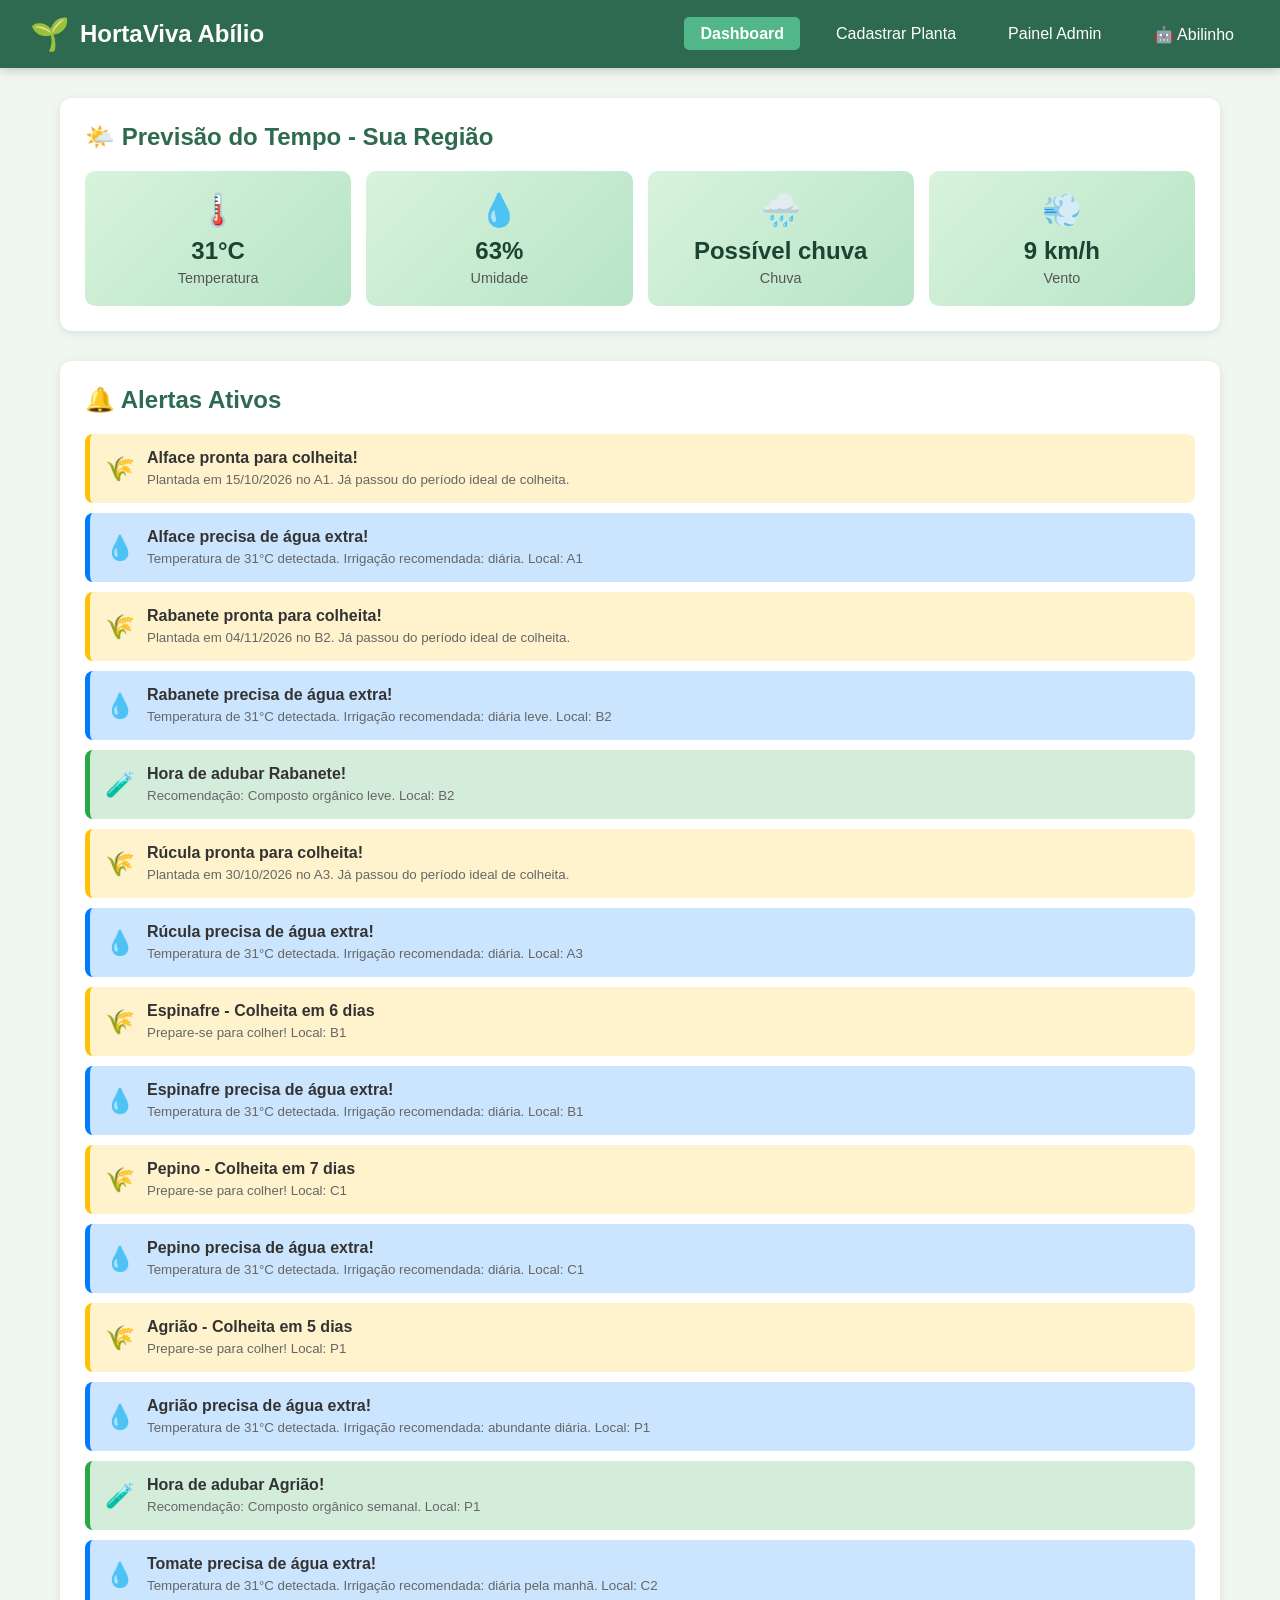
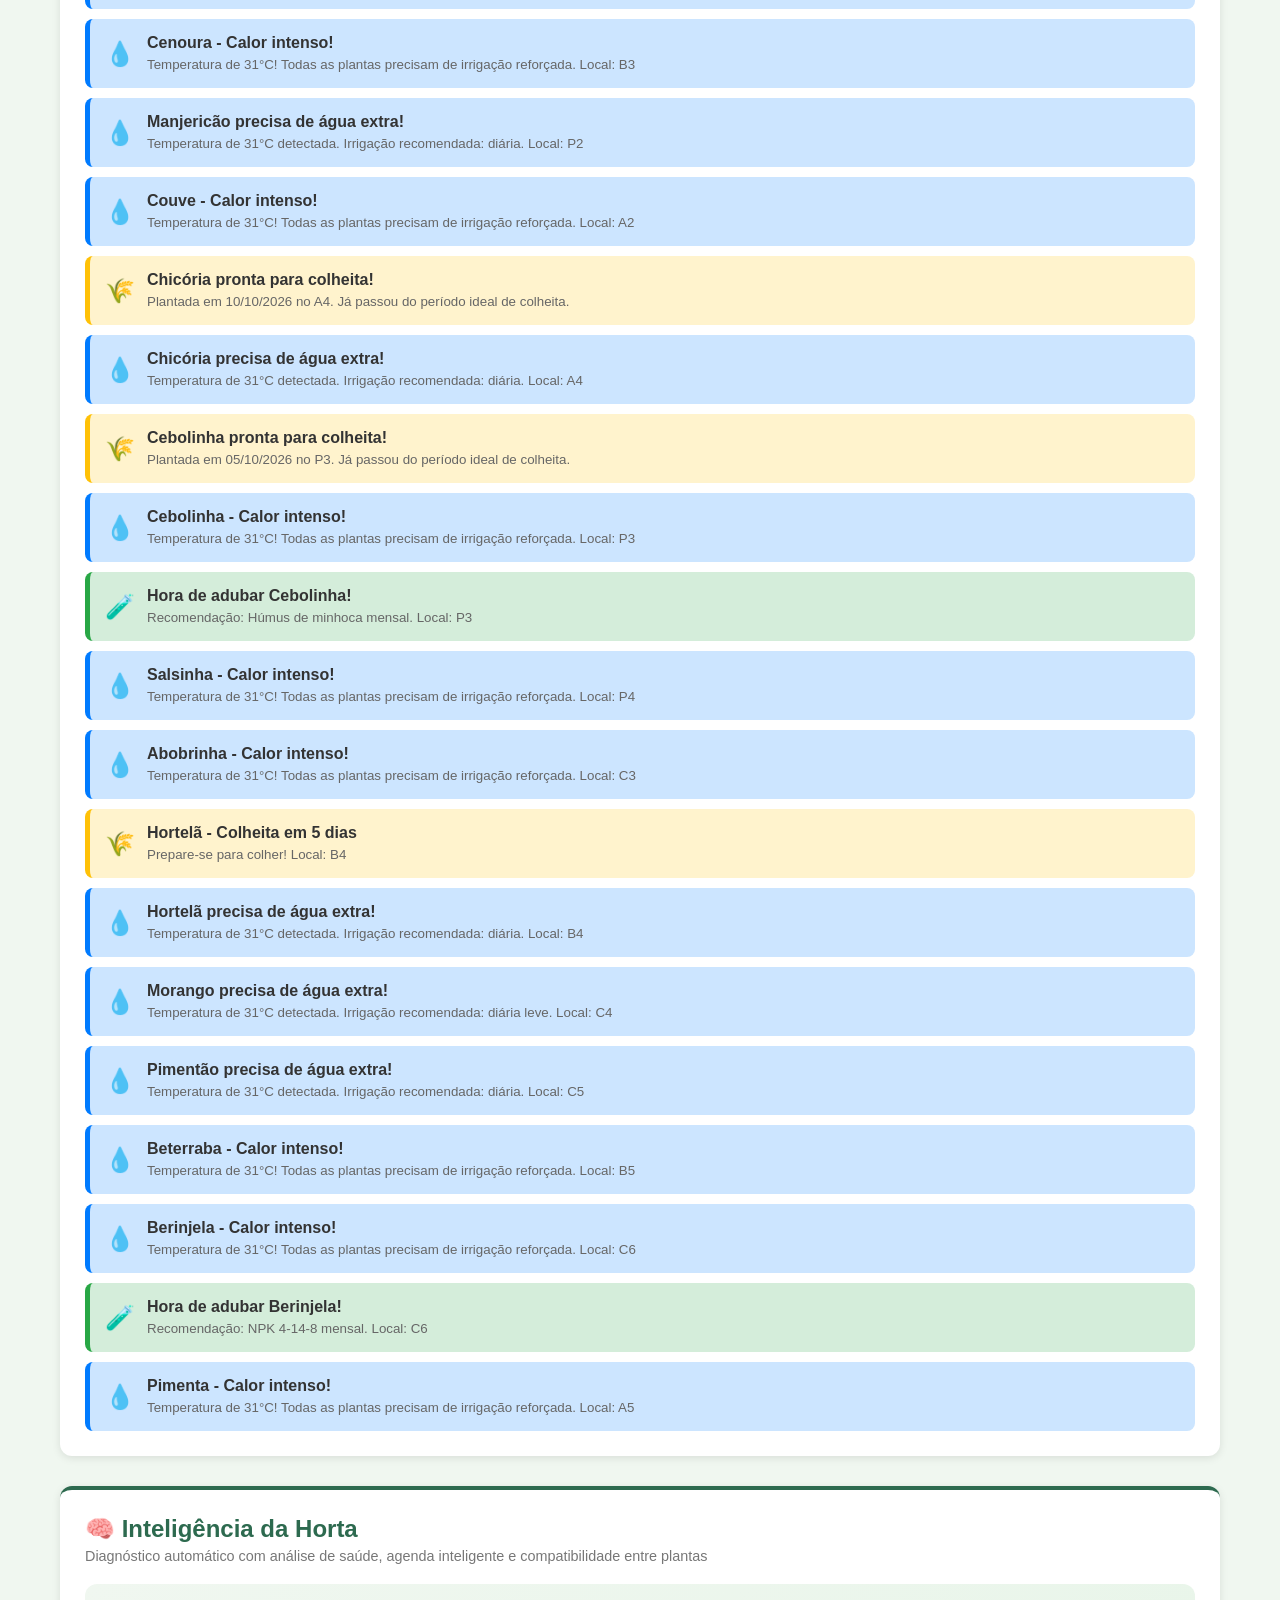
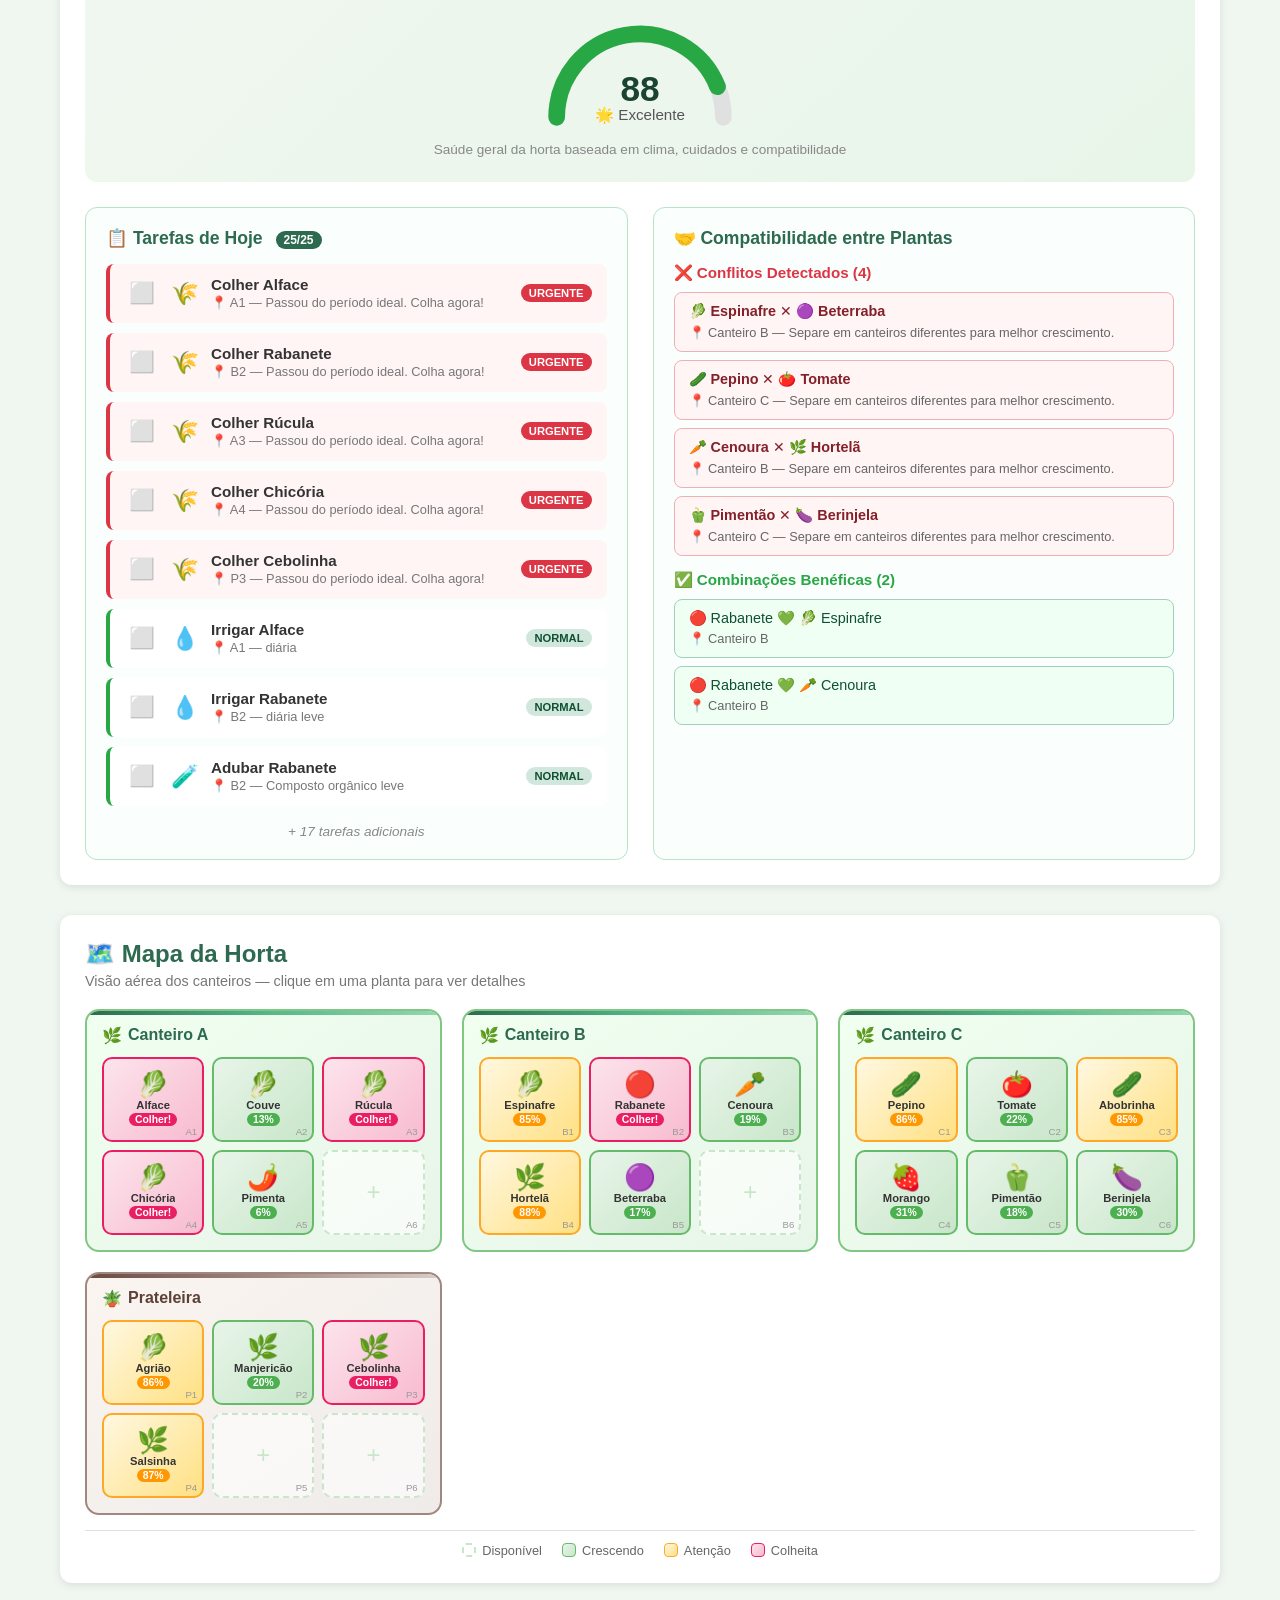
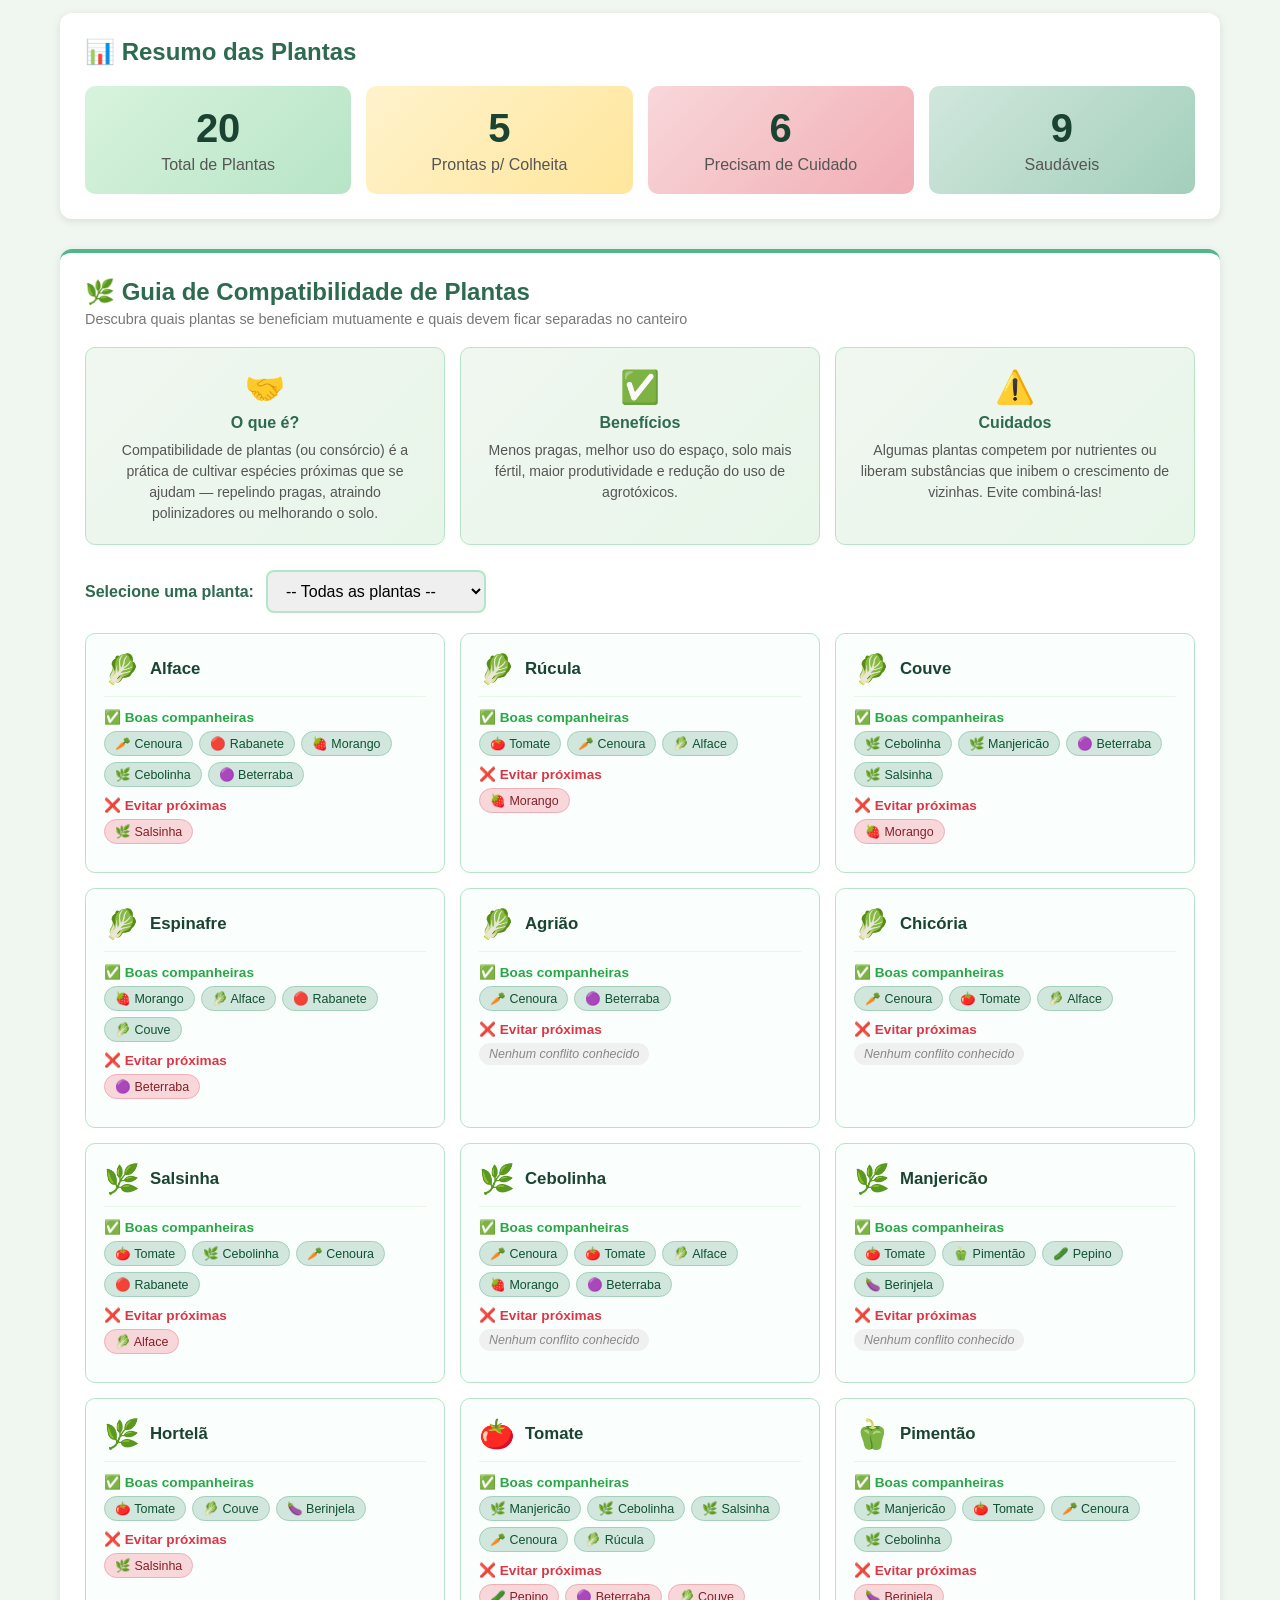
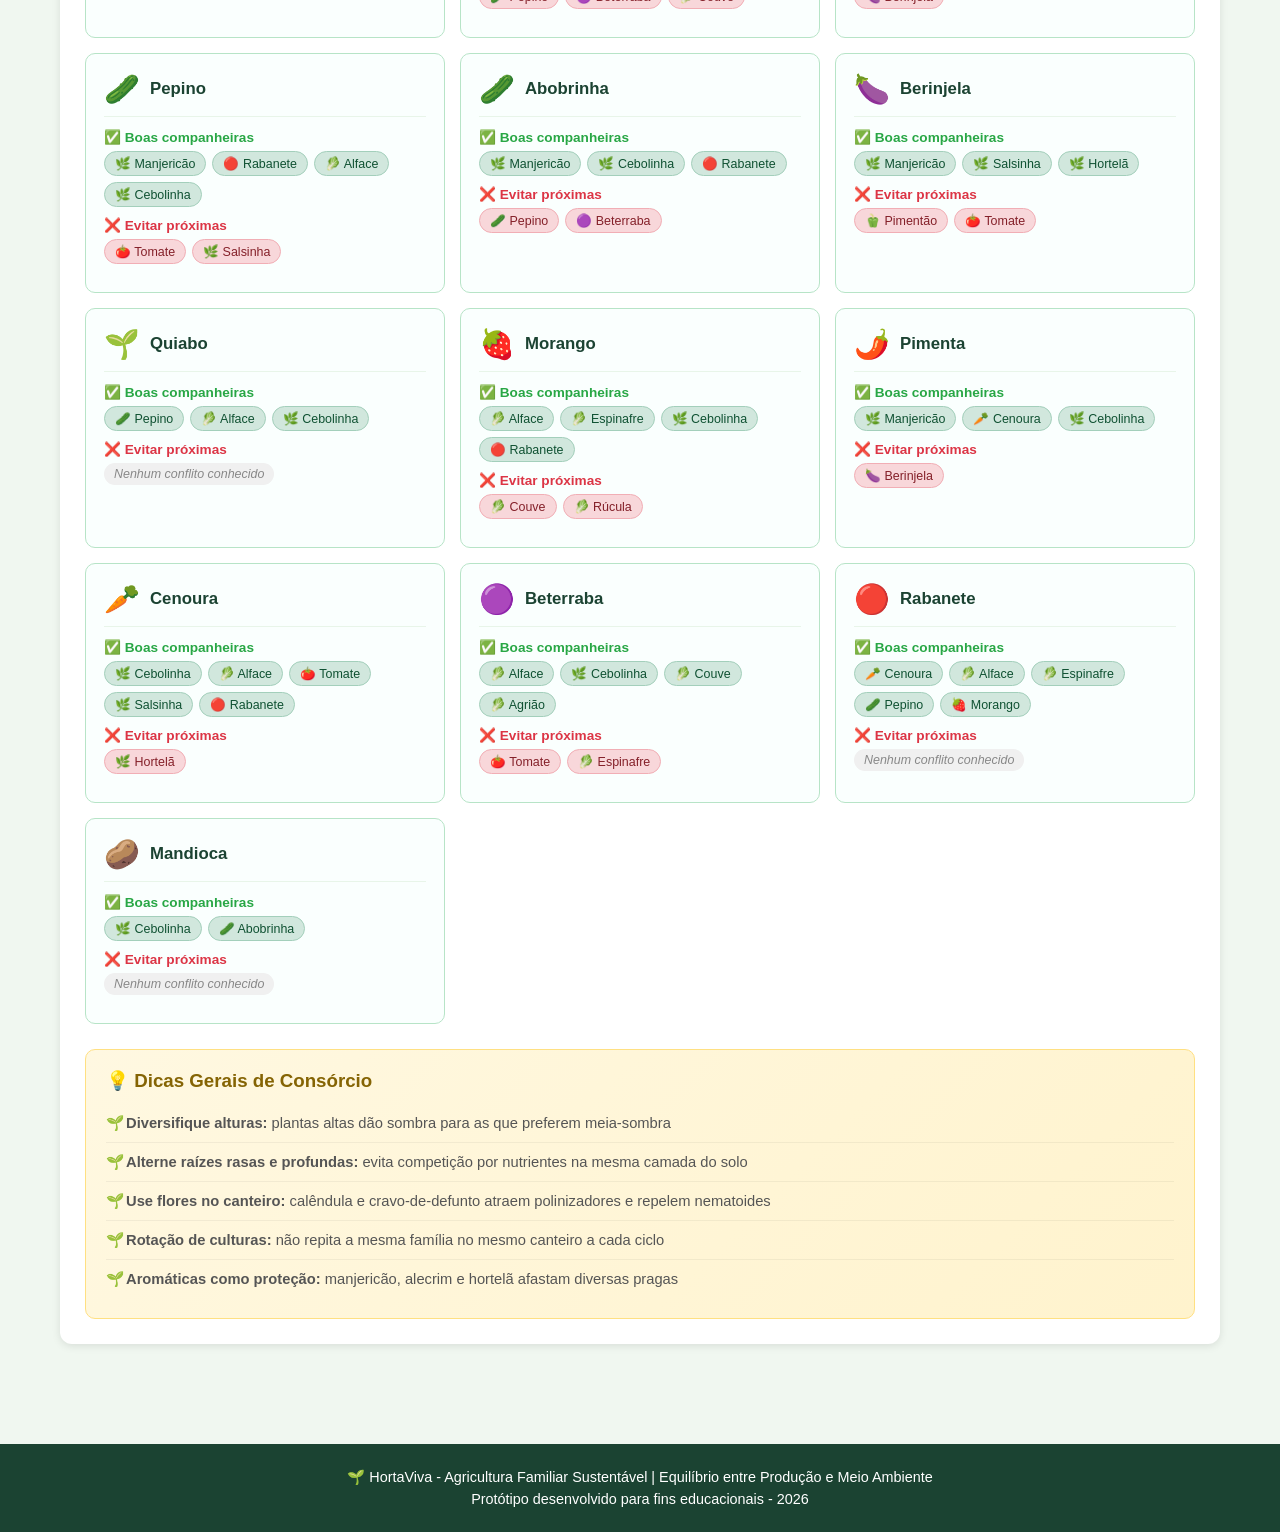
<file: index.html>
<!DOCTYPE html>
<html lang="pt-BR">
<head>
    <meta charset="UTF-8">
    <meta name="viewport" content="width=device-width, initial-scale=1.0">
    <title>HortaViva - Dashboard</title>
    <link rel="stylesheet" href="style.css">
</head>
<body>
    <!-- Menu de Navegação -->
    <nav class="menu-navegacao">
        <div class="logo">
            <span class="icone-logo">🌱</span>
            <h1>HortaViva Abílio</h1>
        </div>
        <ul class="menu-links">
            <li><a href="index.html" class="ativo">Dashboard</a></li>
            <li><a href="cadastro.html">Cadastrar Planta</a></li>
            <li><a href="painel.html">Painel Admin</a></li>
            <li><a href="assistente.html">🤖 Abilinho</a></li>
        </ul>
    </nav>

    <!-- Conteúdo Principal -->
    <main class="conteudo-principal">
        <!-- Seção de Informações do Clima -->
        <section class="secao-clima">
            <h2>🌤️ Previsão do Tempo - <span id="nome-cidade">Carregando...</span></h2>
            <div class="cards-clima">
                <div class="card-clima">
                    <span class="clima-icone">🌡️</span>
                    <p class="clima-valor" id="temperatura">--°C</p>
                    <p class="clima-label">Temperatura</p>
                </div>
                <div class="card-clima">
                    <span class="clima-icone">💧</span>
                    <p class="clima-valor" id="umidade">--%</p>
                    <p class="clima-label">Umidade</p>
                </div>
                <div class="card-clima">
                    <span class="clima-icone">🌧️</span>
                    <p class="clima-valor" id="chuva">--</p>
                    <p class="clima-label">Chuva</p>
                </div>
                <div class="card-clima">
                    <span class="clima-icone">💨</span>
                    <p class="clima-valor" id="vento">-- km/h</p>
                    <p class="clima-label">Vento</p>
                </div>
            </div>
        </section>

        <!-- Seção de Alertas -->
        <section class="secao-alertas">
            <h2>🔔 Alertas Ativos</h2>
            <div id="lista-alertas" class="lista-alertas">
                <p class="sem-alertas">Nenhuma planta cadastrada ainda. Cadastre suas plantas para receber alertas!</p>
            </div>
        </section>

        <!-- Seção Inteligência da Horta -->
        <section class="secao-inteligente">
            <h2>🧠 Inteligência da Horta</h2>
            <p class="subtitulo-secao">Diagnóstico automático com análise de saúde, agenda inteligente e compatibilidade entre plantas</p>
            <div id="painel-inteligente" class="painel-inteligente">
                <p class="sem-alertas">Carregando diagnóstico...</p>
            </div>
        </section>

        <!-- Seção do Mapa da Horta -->
        <section class="secao-mapa">
            <h2>🗺️ Mapa da Horta</h2>
            <p class="subtitulo-secao">Visão aérea dos canteiros — clique em uma planta para ver detalhes</p>
            <div class="mapa-horta" id="mapa-horta">
                <div class="mapa-grid-novo">
                    <!-- Canteiro A -->
                    <div class="canteiro-novo" id="canteiro-A">
                        <div class="canteiro-titulo"><span>🌿</span> Canteiro A</div>
                        <div class="canteiro-grid" id="espacos-A"></div>
                    </div>
                    <!-- Canteiro B -->
                    <div class="canteiro-novo" id="canteiro-B">
                        <div class="canteiro-titulo"><span>🌿</span> Canteiro B</div>
                        <div class="canteiro-grid" id="espacos-B"></div>
                    </div>
                    <!-- Canteiro C -->
                    <div class="canteiro-novo" id="canteiro-C">
                        <div class="canteiro-titulo"><span>🌿</span> Canteiro C</div>
                        <div class="canteiro-grid" id="espacos-C"></div>
                    </div>
                    <!-- Prateleira -->
                    <div class="canteiro-novo canteiro-prateleira" id="canteiro-P">
                        <div class="canteiro-titulo"><span>🪴</span> Prateleira</div>
                        <div class="canteiro-grid" id="espacos-P"></div>
                    </div>
                </div>
            </div>
            <div class="mapa-legenda">
                <span class="legenda-item"><span class="legenda-cor legenda-vazio"></span> Disponível</span>
                <span class="legenda-item"><span class="legenda-cor legenda-crescendo"></span> Crescendo</span>
                <span class="legenda-item"><span class="legenda-cor legenda-atencao"></span> Atenção</span>
                <span class="legenda-item"><span class="legenda-cor legenda-colheita"></span> Colheita</span>
            </div>
        </section>

        <!-- Seção Resumo das Plantas -->
        <section class="secao-resumo">
            <h2>📊 Resumo das Plantas</h2>
            <div class="cards-resumo">
                <div class="card-resumo clicavel" onclick="mostrarPlantasPorCategoria('todas')">
                    <span class="resumo-numero" id="total-plantas">0</span>
                    <p>Total de Plantas</p>
                </div>
                <div class="card-resumo alerta-colheita clicavel" onclick="mostrarPlantasPorCategoria('colheita')">
                    <span class="resumo-numero" id="prontas-colheita">0</span>
                    <p>Prontas p/ Colheita</p>
                </div>
                <div class="card-resumo alerta-cuidado clicavel" onclick="mostrarPlantasPorCategoria('cuidado')">
                    <span class="resumo-numero" id="precisam-cuidado">0</span>
                    <p>Precisam de Cuidado</p>
                </div>
                <div class="card-resumo alerta-ok clicavel" onclick="mostrarPlantasPorCategoria('saudavel')">
                    <span class="resumo-numero" id="plantas-saudaveis">0</span>
                    <p>Saudáveis</p>
                </div>
            </div>
        </section>

        <!-- Seção Guia de Compatibilidade -->
        <section class="secao-compatibilidade">
            <h2>🌿 Guia de Compatibilidade de Plantas</h2>
            <p class="subtitulo-secao">Descubra quais plantas se beneficiam mutuamente e quais devem ficar separadas no canteiro</p>
            
            <div class="compatibilidade-intro">
                <div class="intro-card">
                    <span class="intro-icone">🤝</span>
                    <h4>O que é?</h4>
                    <p>Compatibilidade de plantas (ou consórcio) é a prática de cultivar espécies próximas que se ajudam — repelindo pragas, atraindo polinizadores ou melhorando o solo.</p>
                </div>
                <div class="intro-card">
                    <span class="intro-icone">✅</span>
                    <h4>Benefícios</h4>
                    <p>Menos pragas, melhor uso do espaço, solo mais fértil, maior produtividade e redução do uso de agrotóxicos.</p>
                </div>
                <div class="intro-card">
                    <span class="intro-icone">⚠️</span>
                    <h4>Cuidados</h4>
                    <p>Algumas plantas competem por nutrientes ou liberam substâncias que inibem o crescimento de vizinhas. Evite combiná-las!</p>
                </div>
            </div>

            <div class="compatibilidade-filtro">
                <label for="filtro-planta">Selecione uma planta:</label>
                <select id="filtro-planta" onchange="mostrarCompatibilidade()">
                    <option value="">-- Todas as plantas --</option>
                </select>
            </div>

            <div class="compatibilidade-tabela" id="tabela-compatibilidade">
                <!-- Preenchido pelo JavaScript -->
            </div>

            <div class="compatibilidade-dicas">
                <h3>💡 Dicas Gerais de Consórcio</h3>
                <ul>
                    <li><strong>Diversifique alturas:</strong> plantas altas dão sombra para as que preferem meia-sombra</li>
                    <li><strong>Alterne raízes rasas e profundas:</strong> evita competição por nutrientes na mesma camada do solo</li>
                    <li><strong>Use flores no canteiro:</strong> calêndula e cravo-de-defunto atraem polinizadores e repelem nematoides</li>
                    <li><strong>Rotação de culturas:</strong> não repita a mesma família no mesmo canteiro a cada ciclo</li>
                    <li><strong>Aromáticas como proteção:</strong> manjericão, alecrim e hortelã afastam diversas pragas</li>
                </ul>
            </div>
        </section>

        <!-- Modal de Plantas por Categoria -->
        <div class="modal-overlay escondido" id="modal-plantas" onclick="fecharModal(event)">
            <div class="modal-conteudo">
                <div class="modal-cabecalho">
                    <h3 id="modal-titulo">Plantas</h3>
                    <button class="botao-fechar-modal" onclick="fecharModalPlantas()">✕</button>
                </div>
                <div class="modal-corpo" id="modal-lista-plantas"></div>
            </div>
        </div>
    </main>

    <!-- Rodapé -->
    <footer class="rodape">
        <p>🌱 HortaViva - Agricultura Familiar Sustentável | Equilíbrio entre Produção e Meio Ambiente</p>
        <p>Protótipo desenvolvido para fins educacionais - 2026</p>
    </footer>

    <script src="banco.js"></script>
    <script src="script.js"></script>
</body>
</html>
</file>
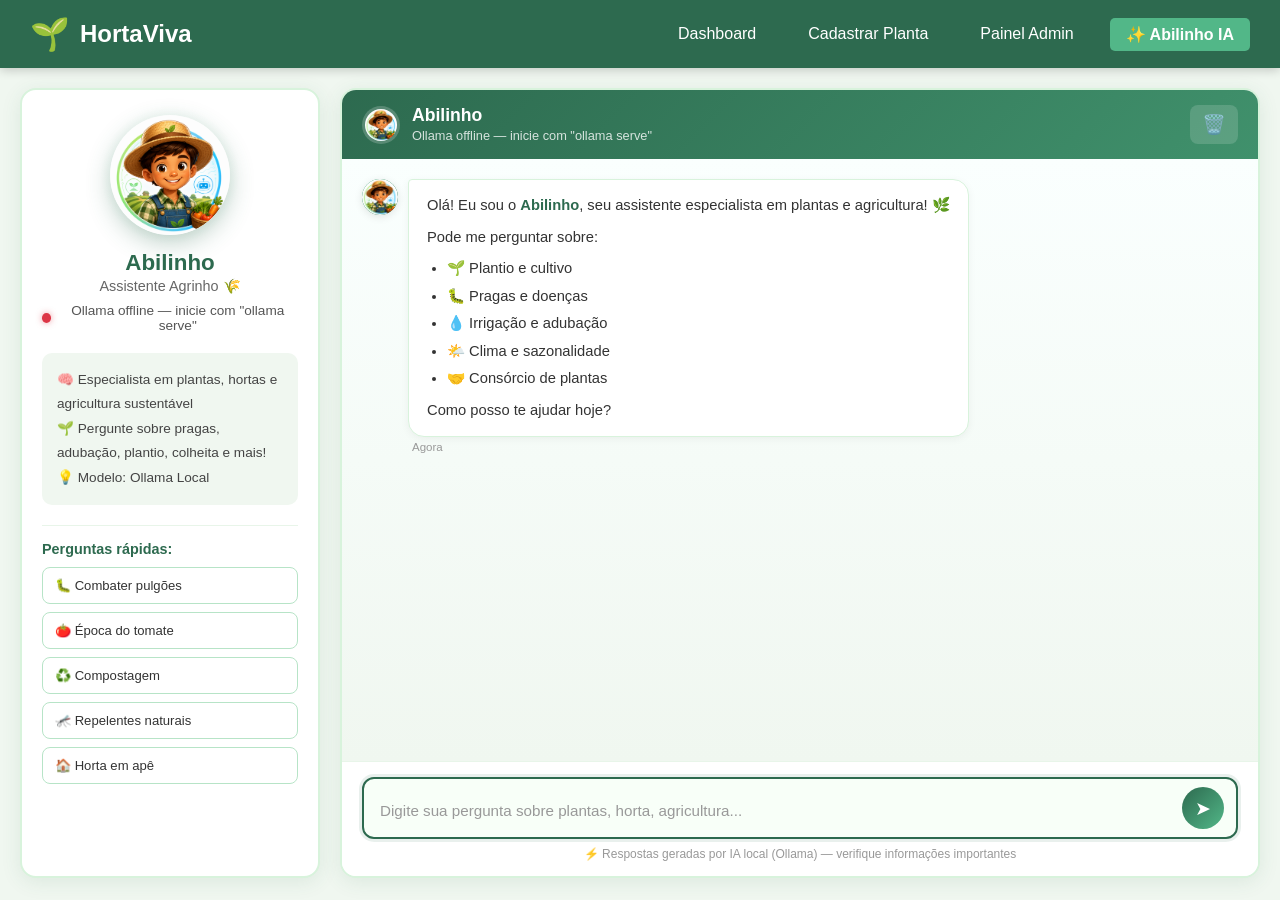
<file: assistente.html>
<!DOCTYPE html>
<html lang="pt-BR">
<head>
    <meta charset="UTF-8">
    <meta name="viewport" content="width=device-width, initial-scale=1.0">
    <title>HortaViva - Abilinho | Assistente Inteligente</title>
    <link rel="stylesheet" href="style.css">
    <link rel="stylesheet" href="assistente.css">
</head>
<body>
    <!-- Menu de Navegação -->
    <nav class="menu-navegacao">
        <div class="logo">
            <span class="icone-logo">🌱</span>
            <h1>HortaViva</h1>
        </div>
        <ul class="menu-links">
            <li><a href="index.html">Dashboard</a></li>
            <li><a href="cadastro.html">Cadastrar Planta</a></li>
            <li><a href="painel.html">Painel Admin</a></li>
            <li><a href="assistente.html" class="ativo">✨ Abilinho IA</a></li>
        </ul>
    </nav>

    <!-- Conteúdo Principal do Assistente -->
    <main class="conteudo-assistente">
        <div class="assistente-container">
            <!-- Painel Lateral - Avatar -->
            <aside class="avatar-painel">
                <div class="avatar-wrapper">
                    <div class="avatar-corpo" id="avatar-abilinho">
                        <div class="avatar-aura"></div>
                        <div class="avatar-imagem">
                            <img src="assistente.png" alt="Abilinho" class="avatar-img">
                        </div>
                    </div>
                    <h2 class="avatar-nome">Abilinho</h2>
                    <p class="avatar-titulo">Assistente Agrinho 🌾</p>
                    <div class="avatar-status" id="avatar-status">
                        <span class="status-dot online"></span>
                        <span>Online</span>
                    </div>
                </div>
                <div class="avatar-info">
                    <p>🧠 Especialista em plantas, hortas e agricultura sustentável</p>
                    <p>🌱 Pergunte sobre pragas, adubação, plantio, colheita e mais!</p>
                    <p>💡 Modelo: Ollama Local</p>
                </div>
                <div class="sugestoes-rapidas">
                    <h4>Perguntas rápidas:</h4>
                    <button class="sugestao-btn" onclick="enviarSugestao('Como combater pulgões de forma natural?')">🐛 Combater pulgões</button>
                    <button class="sugestao-btn" onclick="enviarSugestao('Qual a melhor época para plantar tomates?')">🍅 Época do tomate</button>
                    <button class="sugestao-btn" onclick="enviarSugestao('Como fazer compostagem em casa?')">♻️ Compostagem</button>
                    <button class="sugestao-btn" onclick="enviarSugestao('Quais plantas afastam mosquitos?')">🦟 Repelentes naturais</button>
                    <button class="sugestao-btn" onclick="enviarSugestao('Como cuidar de uma horta em apartamento?')">🏠 Horta em apê</button>
                </div>
            </aside>

            <!-- Área do Chat -->
            <section class="chat-area">
                <div class="chat-header">
                    <div class="chat-header-info">
                        <span class="chat-avatar-mini"><img src="assistente.png" alt="Abilinho"></span>
                        <div>
                            <h3>Abilinho</h3>
                            <small id="chat-status-texto">Pronto para ajudar!</small>
                        </div>
                    </div>
                    <button class="btn-limpar-chat" onclick="limparChat()" title="Limpar conversa">🗑️</button>
                </div>

                <div class="chat-mensagens" id="chat-mensagens">
                    <div class="mensagem assistente animada">
                        <div class="msg-avatar"><img src="assistente.png" alt="Abilinho"></div>
                        <div class="msg-conteudo">
                            <div class="msg-balao">
                                <p>Olá! Eu sou o <strong>Abilinho</strong>, seu assistente especialista em plantas e agricultura! 🌿</p>
                                <p>Pode me perguntar sobre:</p>
                                <ul>
                                    <li>🌱 Plantio e cultivo</li>
                                    <li>🐛 Pragas e doenças</li>
                                    <li>💧 Irrigação e adubação</li>
                                    <li>🌤️ Clima e sazonalidade</li>
                                    <li>🤝 Consórcio de plantas</li>
                                </ul>
                                <p>Como posso te ajudar hoje?</p>
                            </div>
                            <span class="msg-hora">Agora</span>
                        </div>
                    </div>
                </div>

                <div class="chat-input-area">
                    <div class="chat-input-wrapper">
                        <textarea 
                            id="chat-input" 
                            placeholder="Digite sua pergunta sobre plantas, horta, agricultura..." 
                            rows="1"
                            onkeydown="verificarEnter(event)"
                            oninput="autoResize(this)"
                        ></textarea>
                        <button class="btn-enviar" id="btn-enviar" onclick="enviarMensagem()">
                            <span class="btn-enviar-icone">➤</span>
                        </button>
                    </div>
                    <p class="chat-disclaimer">⚡ Respostas geradas por IA local (Ollama) — verifique informações importantes</p>
                </div>
            </section>
        </div>
    </main>

    <script src="assistente.js"></script>
</body>
</html>
</file>
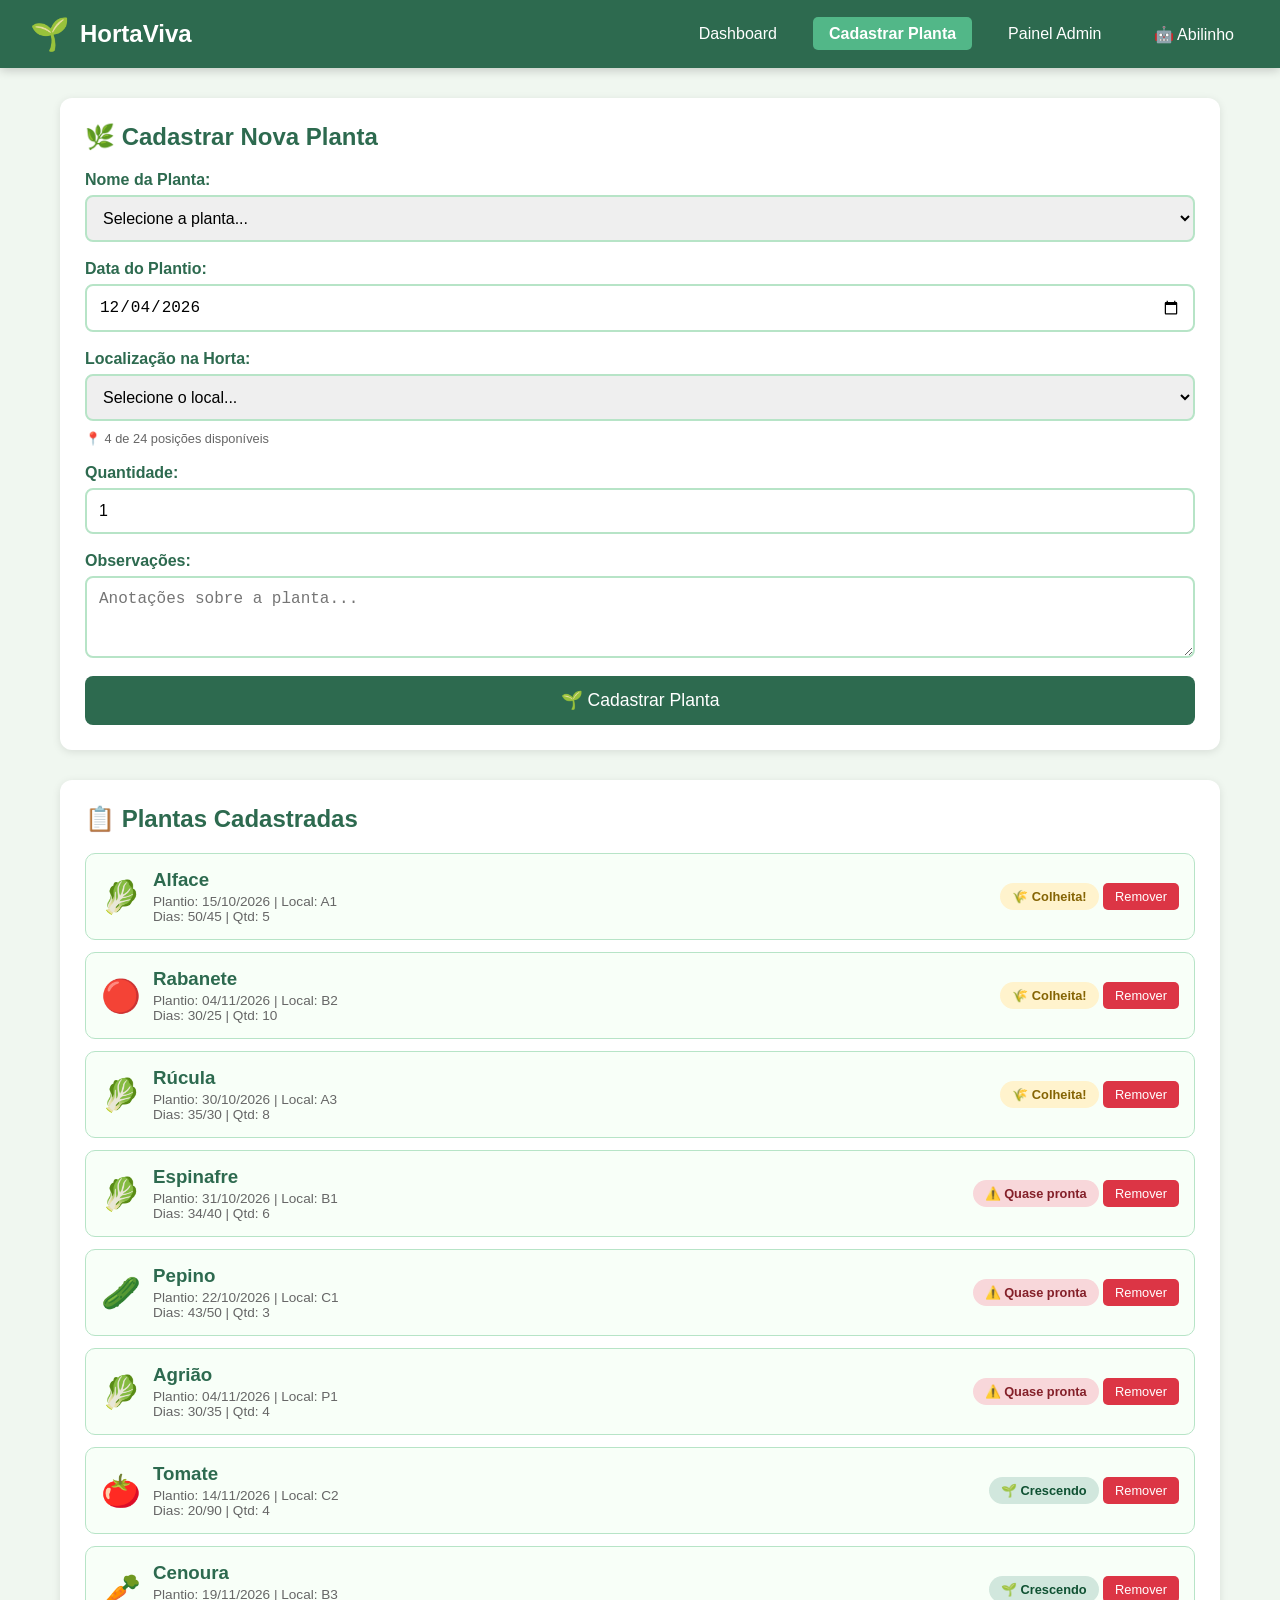
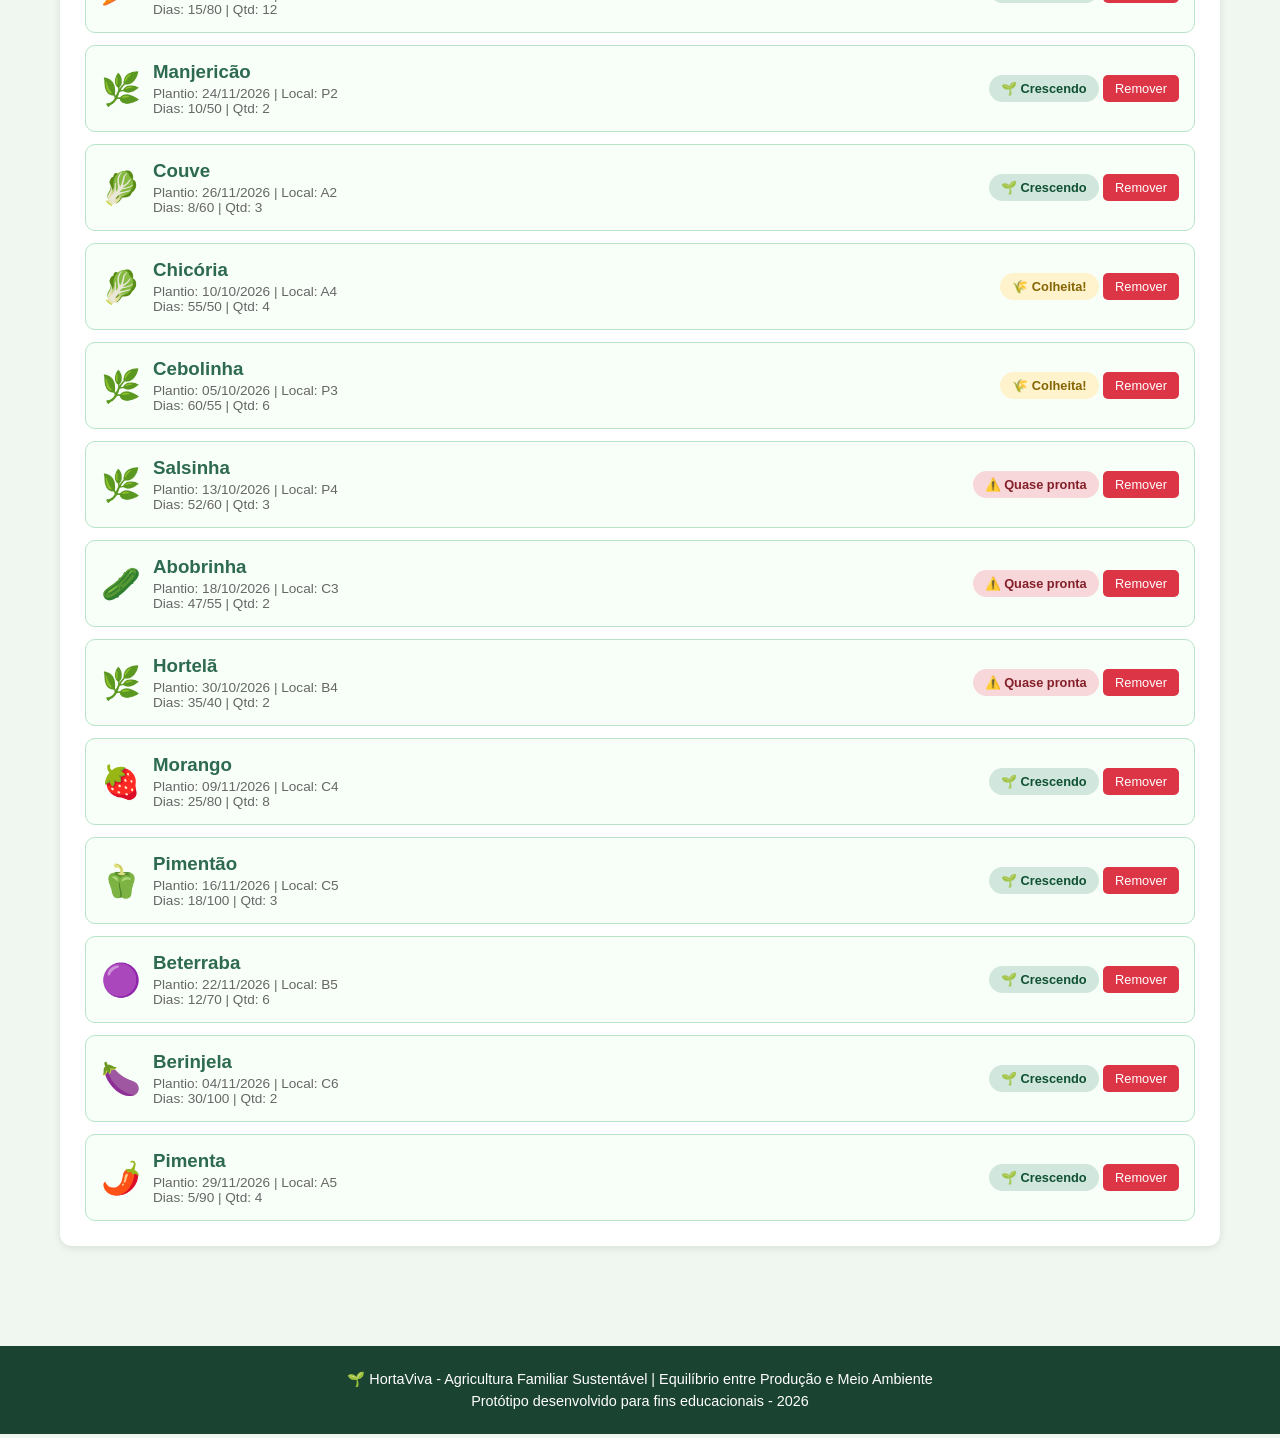
<file: cadastro.html>
<!DOCTYPE html>
<html lang="pt-BR">
<head>
    <meta charset="UTF-8">
    <meta name="viewport" content="width=device-width, initial-scale=1.0">
    <title>HortaViva - Cadastrar Planta</title>
    <link rel="stylesheet" href="style.css">
</head>
<body>
    <!-- Menu de Navegação -->
    <nav class="menu-navegacao">
        <div class="logo">
            <span class="icone-logo">🌱</span>
            <h1>HortaViva</h1>
        </div>
        <ul class="menu-links">
            <li><a href="index.html">Dashboard</a></li>
            <li><a href="cadastro.html" class="ativo">Cadastrar Planta</a></li>
            <li><a href="painel.html">Painel Admin</a></li>
            <li><a href="assistente.html">🤖 Abilinho</a></li>
        </ul>
    </nav>

    <!-- Conteúdo Principal -->
    <main class="conteudo-principal">
        <section class="secao-cadastro">
            <h2>🌿 Cadastrar Nova Planta</h2>
            <form id="formulario-planta" class="formulario">
                <div class="grupo-campo">
                    <label for="nome-planta">Nome da Planta:</label>
                    <select id="nome-planta" required>
                        <option value="">Selecione a planta...</option>
                        <optgroup label="🥬 Saladas e Folhosas">
                            <option value="alface">Alface</option>
                            <option value="rucula">Rúcula</option>
                            <option value="couve">Couve</option>
                            <option value="espinafre">Espinafre</option>
                            <option value="agriao">Agrião</option>
                            <option value="chicoria">Chicória</option>
                            <option value="salsinha">Salsinha</option>
                            <option value="cebolinha">Cebolinha</option>
                            <option value="manjericao">Manjericão</option>
                            <option value="hortelã">Hortelã</option>
                        </optgroup>
                        <optgroup label="🍅 Frutos e Legumes">
                            <option value="tomate">Tomate</option>
                            <option value="pimentao">Pimentão</option>
                            <option value="pepino">Pepino</option>
                            <option value="abobrinha">Abobrinha</option>
                            <option value="berinjela">Berinjela</option>
                            <option value="quiabo">Quiabo</option>
                            <option value="morango">Morango</option>
                            <option value="pimenta">Pimenta</option>
                        </optgroup>
                        <optgroup label="🥕 Raízes e Tubérculos">
                            <option value="cenoura">Cenoura</option>
                            <option value="beterraba">Beterraba</option>
                            <option value="rabanete">Rabanete</option>
                            <option value="mandioca">Mandioca</option>
                        </optgroup>
                    </select>
                </div>

                <div class="grupo-campo">
                    <label for="data-plantio">Data do Plantio:</label>
                    <input type="date" id="data-plantio" required>
                </div>

                <div class="grupo-campo">
                    <label for="localizacao">Localização na Horta:</label>
                    <select id="localizacao" required>
                        <option value="">Selecione o local...</option>
                        <optgroup label="🌿 Canteiro A">
                            <option value="A1">Canteiro A - Posição 1</option>
                            <option value="A2">Canteiro A - Posição 2</option>
                            <option value="A3">Canteiro A - Posição 3</option>
                            <option value="A4">Canteiro A - Posição 4</option>
                            <option value="A5">Canteiro A - Posição 5</option>
                            <option value="A6">Canteiro A - Posição 6</option>
                        </optgroup>
                        <optgroup label="🌿 Canteiro B">
                            <option value="B1">Canteiro B - Posição 1</option>
                            <option value="B2">Canteiro B - Posição 2</option>
                            <option value="B3">Canteiro B - Posição 3</option>
                            <option value="B4">Canteiro B - Posição 4</option>
                            <option value="B5">Canteiro B - Posição 5</option>
                            <option value="B6">Canteiro B - Posição 6</option>
                        </optgroup>
                        <optgroup label="🌿 Canteiro C">
                            <option value="C1">Canteiro C - Posição 1</option>
                            <option value="C2">Canteiro C - Posição 2</option>
                            <option value="C3">Canteiro C - Posição 3</option>
                            <option value="C4">Canteiro C - Posição 4</option>
                            <option value="C5">Canteiro C - Posição 5</option>
                            <option value="C6">Canteiro C - Posição 6</option>
                        </optgroup>
                        <optgroup label="🪴 Prateleira">
                            <option value="P1">Prateleira - Posição 1</option>
                            <option value="P2">Prateleira - Posição 2</option>
                            <option value="P3">Prateleira - Posição 3</option>
                            <option value="P4">Prateleira - Posição 4</option>
                            <option value="P5">Prateleira - Posição 5</option>
                            <option value="P6">Prateleira - Posição 6</option>
                        </optgroup>
                    </select>
                    <small class="campo-dica" id="dica-localizacao"></small>
                </div>

                <div class="grupo-campo">
                    <label for="quantidade">Quantidade:</label>
                    <input type="number" id="quantidade" min="1" max="50" value="1" required>
                </div>

                <div class="grupo-campo">
                    <label for="observacoes">Observações:</label>
                    <textarea id="observacoes" placeholder="Anotações sobre a planta..." rows="3"></textarea>
                </div>

                <button type="submit" class="botao-cadastrar">🌱 Cadastrar Planta</button>
            </form>

            <div id="mensagem-sucesso" class="mensagem-sucesso escondido">
                ✅ Planta cadastrada com sucesso!
            </div>
        </section>

        <!-- Lista de Plantas Cadastradas -->
        <section class="secao-lista-plantas">
            <h2>📋 Plantas Cadastradas</h2>
            <div id="lista-plantas" class="lista-plantas">
                <p class="sem-plantas">Nenhuma planta cadastrada ainda.</p>
            </div>
        </section>
    </main>

    <!-- Rodapé -->
    <footer class="rodape">
        <p>🌱 HortaViva - Agricultura Familiar Sustentável | Equilíbrio entre Produção e Meio Ambiente</p>
        <p>Protótipo desenvolvido para fins educacionais - 2026</p>
    </footer>

    <script src="banco.js"></script>
    <script src="script.js"></script>
</body>
</html>
</file>
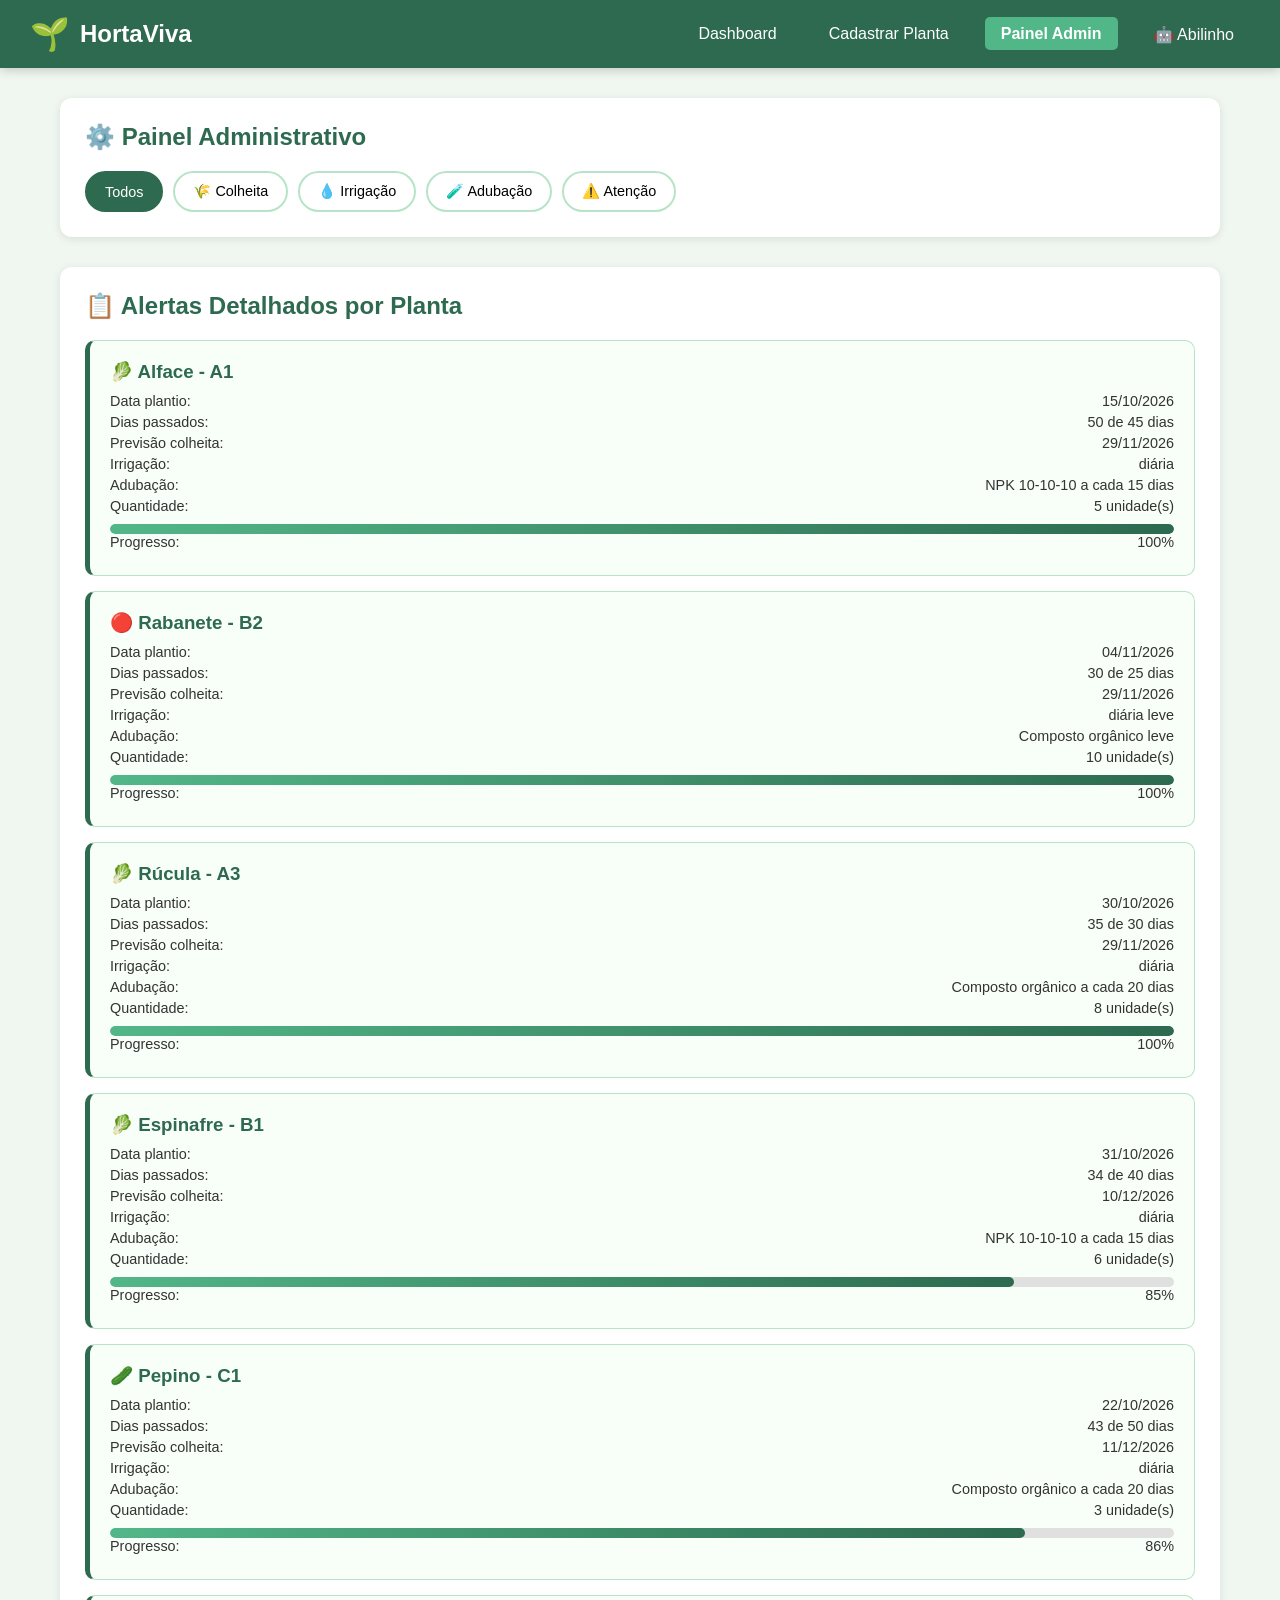
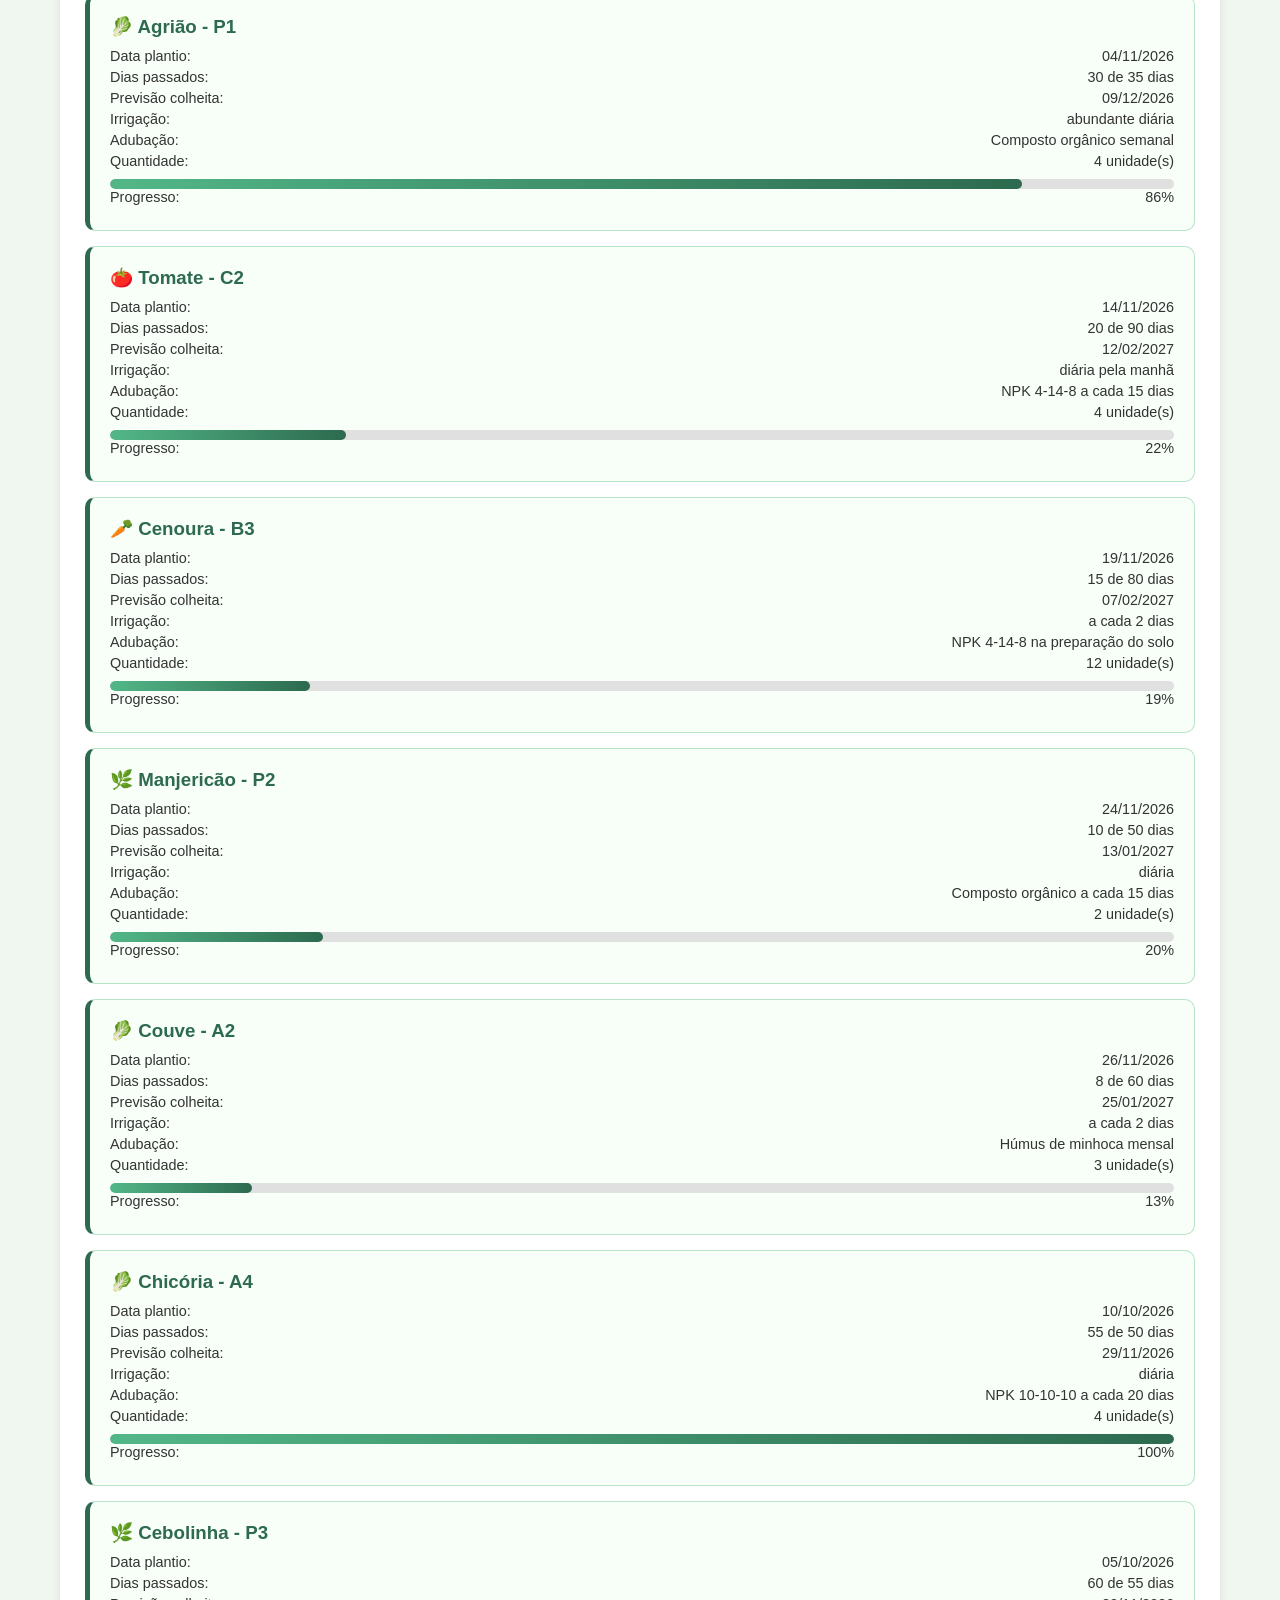
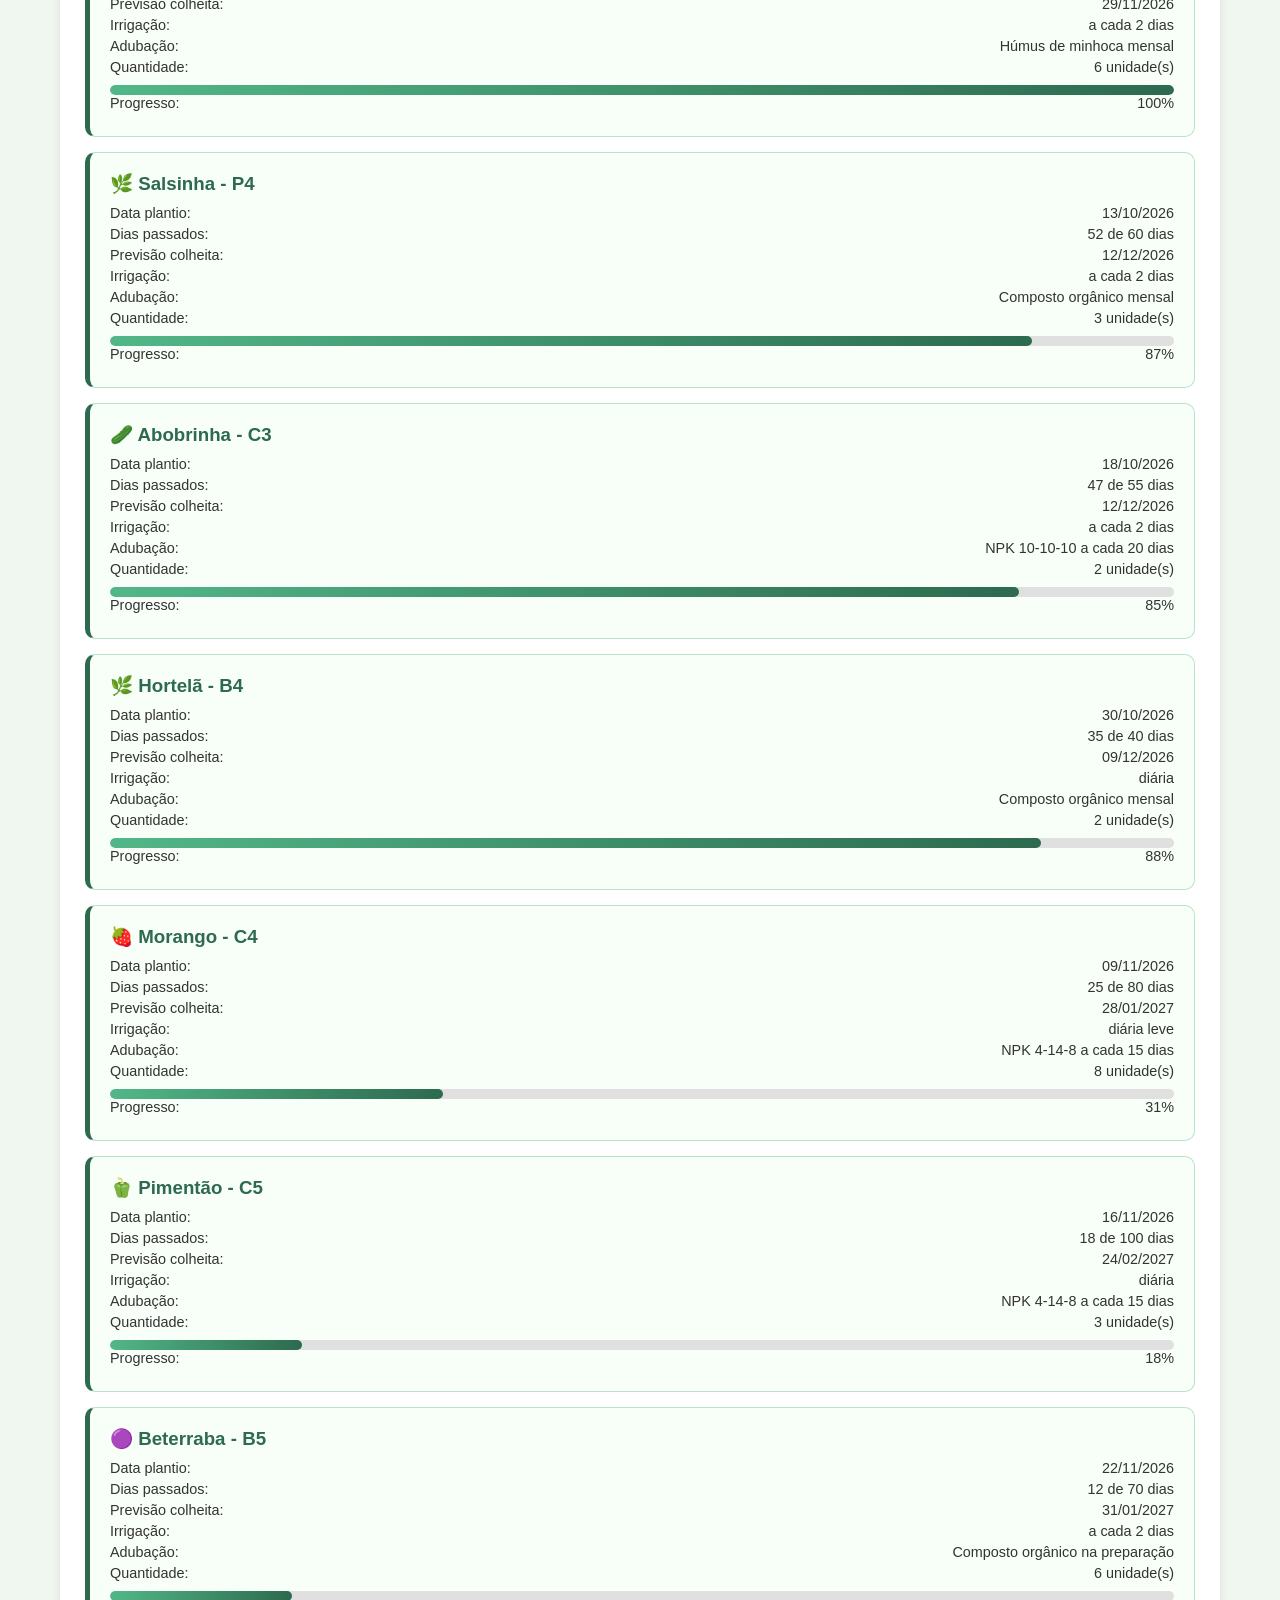
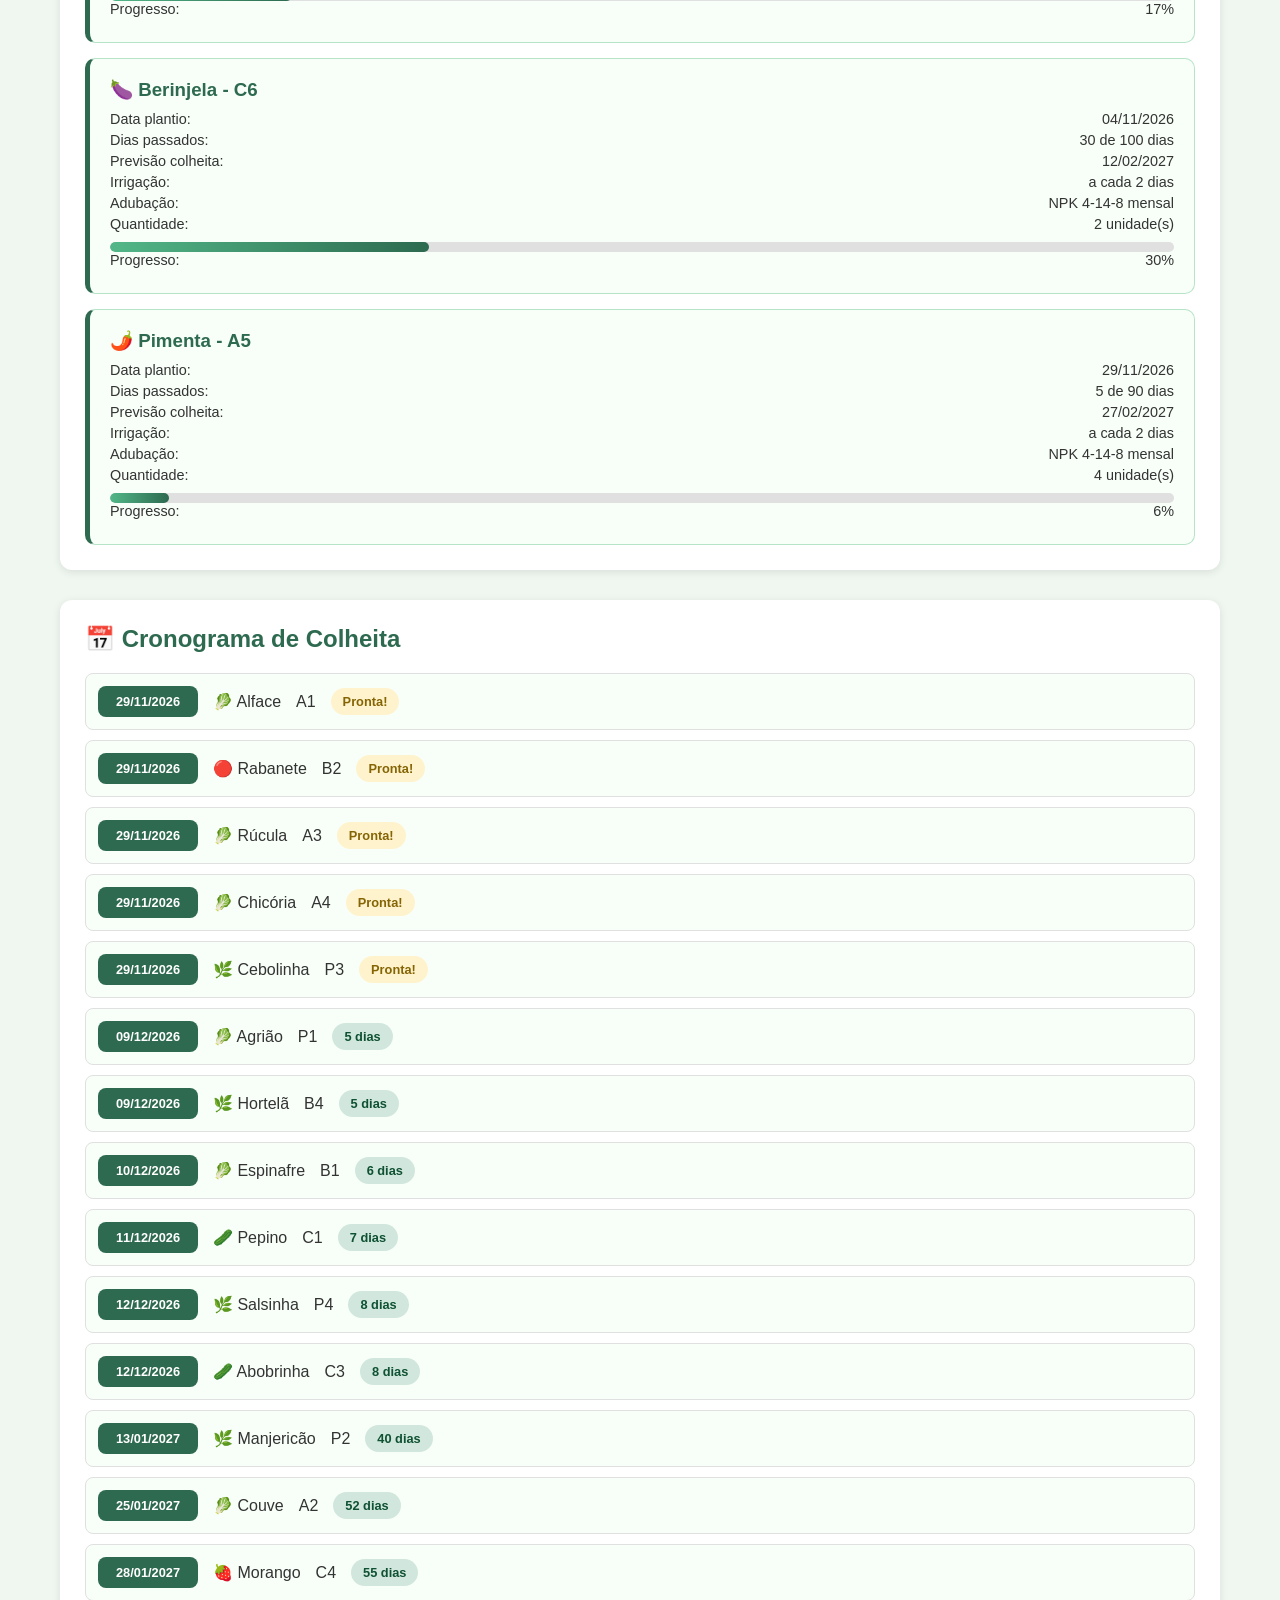
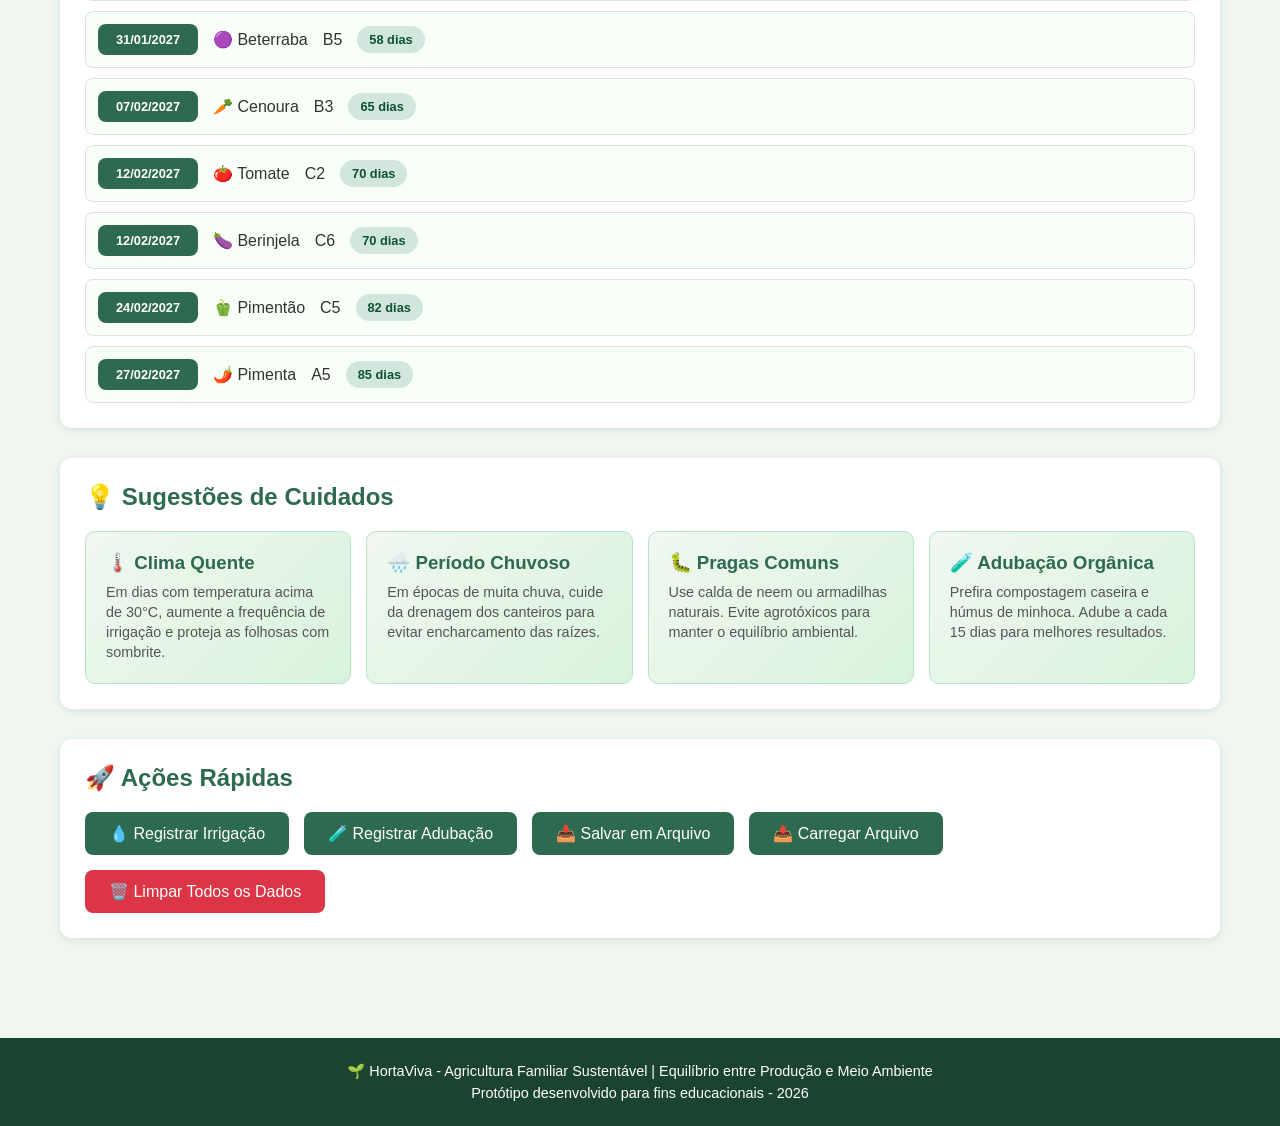
<file: painel.html>
<!DOCTYPE html>
<html lang="pt-BR">
<head>
    <meta charset="UTF-8">
    <meta name="viewport" content="width=device-width, initial-scale=1.0">
    <title>HortaViva - Painel Administrativo</title>
    <link rel="stylesheet" href="style.css">
</head>
<body>
    <!-- Menu de Navegação -->
    <nav class="menu-navegacao">
        <div class="logo">
            <span class="icone-logo">🌱</span>
            <h1>HortaViva</h1>
        </div>
        <ul class="menu-links">
            <li><a href="index.html">Dashboard</a></li>
            <li><a href="cadastro.html">Cadastrar Planta</a></li>
            <li><a href="painel.html" class="ativo">Painel Admin</a></li>
            <li><a href="assistente.html">🤖 Abilinho</a></li>
        </ul>
    </nav>

    <!-- Conteúdo Principal -->
    <main class="conteudo-principal">
        <!-- Painel de Controle -->
        <section class="secao-painel">
            <h2>⚙️ Painel Administrativo</h2>

            <!-- Filtros -->
            <div class="filtros-painel">
                <button class="botao-filtro ativo" onclick="filtrarAlertas('todos')">Todos</button>
                <button class="botao-filtro" onclick="filtrarAlertas('colheita')">🌾 Colheita</button>
                <button class="botao-filtro" onclick="filtrarAlertas('irrigacao')">💧 Irrigação</button>
                <button class="botao-filtro" onclick="filtrarAlertas('adubo')">🧪 Adubação</button>
                <button class="botao-filtro" onclick="filtrarAlertas('atencao')">⚠️ Atenção</button>
            </div>
        </section>

        <!-- Alertas Detalhados -->
        <section class="secao-alertas-detalhados">
            <h2>📋 Alertas Detalhados por Planta</h2>
            <div id="alertas-detalhados" class="alertas-detalhados">
                <p class="sem-alertas">Nenhuma planta cadastrada. Vá para a página de cadastro para adicionar plantas.</p>
            </div>
        </section>

        <!-- Cronograma de Colheita -->
        <section class="secao-cronograma">
            <h2>📅 Cronograma de Colheita</h2>
            <div id="cronograma" class="cronograma">
                <p class="sem-alertas">Nenhuma planta cadastrada ainda.</p>
            </div>
        </section>

        <!-- Sugestões de Cuidados -->
        <section class="secao-sugestoes">
            <h2>💡 Sugestões de Cuidados</h2>
            <div id="sugestoes-cuidados" class="sugestoes-cuidados">
                <div class="card-sugestao">
                    <h3>🌡️ Clima Quente</h3>
                    <p>Em dias com temperatura acima de 30°C, aumente a frequência de irrigação e proteja as folhosas com sombrite.</p>
                </div>
                <div class="card-sugestao">
                    <h3>🌧️ Período Chuvoso</h3>
                    <p>Em épocas de muita chuva, cuide da drenagem dos canteiros para evitar encharcamento das raízes.</p>
                </div>
                <div class="card-sugestao">
                    <h3>🐛 Pragas Comuns</h3>
                    <p>Use calda de neem ou armadilhas naturais. Evite agrotóxicos para manter o equilíbrio ambiental.</p>
                </div>
                <div class="card-sugestao">
                    <h3>🧪 Adubação Orgânica</h3>
                    <p>Prefira compostagem caseira e húmus de minhoca. Adube a cada 15 dias para melhores resultados.</p>
                </div>
            </div>
        </section>

        <!-- Ações Rápidas -->
        <section class="secao-acoes">
            <h2>🚀 Ações Rápidas</h2>
            <div class="acoes-rapidas">
                <button class="botao-acao" onclick="marcarIrrigacao()">💧 Registrar Irrigação</button>
                <button class="botao-acao" onclick="marcarAdubacao()">🧪 Registrar Adubação</button>
                <button class="botao-acao" onclick="exportarRegistros()">📥 Salvar em Arquivo</button>
                <label class="botao-acao botao-importar">
                    📤 Carregar Arquivo
                    <input type="file" id="input-importar" accept=".json" onchange="importarRegistros(event)" hidden>
                </label>
                <button class="botao-acao" onclick="limparDados()">🗑️ Limpar Todos os Dados</button>
            </div>
        </section>
    </main>

    <!-- Rodapé -->
    <footer class="rodape">
        <p>🌱 HortaViva - Agricultura Familiar Sustentável | Equilíbrio entre Produção e Meio Ambiente</p>
        <p>Protótipo desenvolvido para fins educacionais - 2026</p>
    </footer>

    <script src="banco.js"></script>
    <script src="script.js"></script>
</body>
</html>
</file>
<file: style.css>
/* ===== RESET E ESTILOS GERAIS ===== */
* {
    margin: 0;
    padding: 0;
    box-sizing: border-box;
}

body {
    font-family: 'Segoe UI', Tahoma, Geneva, Verdana, sans-serif;
    background-color: #f0f7f0;
    color: #333;
    min-height: 100vh;
}

/* ===== MENU DE NAVEGAÇÃO ===== */
.menu-navegacao {
    background-color: #2d6a4f;
    padding: 15px 30px;
    display: flex;
    justify-content: space-between;
    align-items: center;
    box-shadow: 0 2px 10px rgba(0, 0, 0, 0.2);
    position: sticky;
    top: 0;
    z-index: 100;
}

.logo {
    display: flex;
    align-items: center;
    gap: 10px;
}

.logo h1 {
    color: white;
    font-size: 1.5rem;
}

.icone-logo {
    font-size: 2rem;
}

.menu-links {
    list-style: none;
    display: flex;
    gap: 20px;
}

.menu-links a {
    color: white;
    text-decoration: none;
    padding: 8px 16px;
    border-radius: 5px;
    transition: background-color 0.3s;
}

.menu-links a:hover {
    background-color: #40916c;
}

.menu-links a.ativo {
    background-color: #52b788;
    font-weight: bold;
}

/* ===== CONTEÚDO PRINCIPAL ===== */
.conteudo-principal {
    max-width: 1200px;
    margin: 0 auto;
    padding: 30px 20px;
}

/* ===== SEÇÃO DO CLIMA ===== */
.secao-clima {
    background: white;
    border-radius: 12px;
    padding: 25px;
    margin-bottom: 30px;
    box-shadow: 0 2px 8px rgba(0, 0, 0, 0.1);
}

.secao-clima h2 {
    color: #2d6a4f;
    margin-bottom: 20px;
}

.cards-clima {
    display: grid;
    grid-template-columns: repeat(auto-fit, minmax(150px, 1fr));
    gap: 15px;
}

.card-clima {
    background: linear-gradient(135deg, #d8f3dc, #b7e4c7);
    border-radius: 10px;
    padding: 20px;
    text-align: center;
}

.clima-icone {
    font-size: 2rem;
    display: block;
    margin-bottom: 8px;
}

.clima-valor {
    font-size: 1.5rem;
    font-weight: bold;
    color: #1b4332;
}

.clima-label {
    color: #555;
    font-size: 0.9rem;
    margin-top: 5px;
}

/* ===== SEÇÃO DE ALERTAS ===== */
.secao-alertas {
    background: white;
    border-radius: 12px;
    padding: 25px;
    margin-bottom: 30px;
    box-shadow: 0 2px 8px rgba(0, 0, 0, 0.1);
}

.secao-alertas h2 {
    color: #2d6a4f;
    margin-bottom: 20px;
}

.lista-alertas {
    display: flex;
    flex-direction: column;
    gap: 10px;
}

.alerta-item {
    padding: 15px;
    border-radius: 8px;
    border-left: 5px solid;
    display: flex;
    align-items: center;
    gap: 12px;
}

.alerta-item.colheita {
    background-color: #fff3cd;
    border-left-color: #ffc107;
}

.alerta-item.irrigacao {
    background-color: #cce5ff;
    border-left-color: #007bff;
}

.alerta-item.adubo {
    background-color: #d4edda;
    border-left-color: #28a745;
}

.alerta-item.atencao {
    background-color: #f8d7da;
    border-left-color: #dc3545;
}

.alerta-icone {
    font-size: 1.5rem;
}

.alerta-texto {
    flex: 1;
}

.alerta-texto strong {
    display: block;
    margin-bottom: 3px;
}

.alerta-texto small {
    color: #666;
}

.sem-alertas, .sem-plantas {
    color: #888;
    text-align: center;
    padding: 20px;
    font-style: italic;
}

/* ===== MAPA DA HORTA ===== */
.secao-mapa {
    background: white;
    border-radius: 12px;
    padding: 25px;
    margin-bottom: 30px;
    box-shadow: 0 2px 8px rgba(0, 0, 0, 0.1);
}

.secao-mapa h2 {
    color: #2d6a4f;
    margin-bottom: 5px;
}

/* Layout antigo mantido para compatibilidade */
.mapa-grid {
    display: grid;
    grid-template-columns: repeat(auto-fit, minmax(250px, 1fr));
    gap: 20px;
}

.canteiro {
    border: 2px dashed #95d5b2;
    border-radius: 10px;
    padding: 15px;
    background-color: #f8fff8;
}

.canteiro h3 {
    color: #2d6a4f;
    margin-bottom: 10px;
    text-align: center;
    font-size: 1rem;
}

.espacos-canteiro {
    display: grid;
    grid-template-columns: repeat(2, 1fr);
    gap: 8px;
}

.espaco-planta {
    background-color: #e8f5e9;
    border: 1px solid #a5d6a7;
    border-radius: 8px;
    padding: 10px;
    text-align: center;
    min-height: 60px;
    display: flex;
    flex-direction: column;
    align-items: center;
    justify-content: center;
    font-size: 0.8rem;
}

.espaco-planta.ocupado {
    background-color: #c8e6c9;
    border-color: #66bb6a;
}

.espaco-planta.vazio {
    background-color: #f1f8e9;
    border: 1px dashed #aed581;
    color: #999;
}

.espaco-planta .planta-emoji {
    font-size: 1.5rem;
    margin-bottom: 3px;
}

/* ===== NOVO MAPA DA HORTA ===== */
.mapa-grid-novo {
    display: grid;
    grid-template-columns: repeat(auto-fit, minmax(280px, 1fr));
    gap: 20px;
    margin-top: 15px;
}

.canteiro-novo {
    background: linear-gradient(145deg, #f0fff0, #e8f5e9);
    border: 2px solid #81c784;
    border-radius: 14px;
    padding: 15px;
    position: relative;
    overflow: hidden;
}

.canteiro-novo::before {
    content: '';
    position: absolute;
    top: 0;
    left: 0;
    right: 0;
    height: 4px;
    background: linear-gradient(90deg, #2d6a4f, #52b788, #95d5b2);
}

.canteiro-prateleira {
    border-color: #a1887f;
    background: linear-gradient(145deg, #faf5f0, #efebe9);
}

.canteiro-prateleira::before {
    background: linear-gradient(90deg, #6d4c41, #a1887f, #d7ccc8);
}

.canteiro-titulo {
    font-weight: bold;
    color: #2d6a4f;
    font-size: 1rem;
    margin-bottom: 12px;
    display: flex;
    align-items: center;
    gap: 6px;
}

.canteiro-prateleira .canteiro-titulo {
    color: #5d4037;
}

.canteiro-grid {
    display: grid;
    grid-template-columns: repeat(3, 1fr);
    gap: 8px;
}

.espaco-novo {
    border-radius: 10px;
    padding: 10px 6px;
    text-align: center;
    min-height: 85px;
    display: flex;
    flex-direction: column;
    align-items: center;
    justify-content: center;
    gap: 2px;
    position: relative;
    transition: transform 0.2s, box-shadow 0.2s;
    cursor: default;
}

.espaco-novo.ocupado {
    cursor: pointer;
}

.espaco-novo.ocupado:hover {
    transform: scale(1.05);
    box-shadow: 0 4px 12px rgba(0, 0, 0, 0.15);
    z-index: 2;
}

.espaco-novo.vazio {
    background: rgba(255, 255, 255, 0.6);
    border: 2px dashed #c8e6c9;
}

.espaco-novo.mapa-crescendo {
    background: linear-gradient(135deg, #e8f5e9, #c8e6c9);
    border: 2px solid #66bb6a;
}

.espaco-novo.mapa-atencao {
    background: linear-gradient(135deg, #fff8e1, #ffe082);
    border: 2px solid #ffa726;
}

.espaco-novo.mapa-colheita {
    background: linear-gradient(135deg, #fce4ec, #f8bbd0);
    border: 2px solid #e91e63;
    animation: pulsar 2s infinite;
}

@keyframes pulsar {
    0%, 100% { box-shadow: 0 0 0 0 rgba(233, 30, 99, 0.2); }
    50% { box-shadow: 0 0 0 6px rgba(233, 30, 99, 0); }
}

.espaco-emoji {
    font-size: 1.6rem;
    line-height: 1;
}

.espaco-nome {
    font-size: 0.7rem;
    font-weight: 600;
    color: #333;
    white-space: nowrap;
    overflow: hidden;
    text-overflow: ellipsis;
    max-width: 100%;
}

.espaco-status {
    font-size: 0.65rem;
    font-weight: bold;
    padding: 1px 6px;
    border-radius: 8px;
    background: rgba(0, 0, 0, 0.08);
    color: #555;
}

.mapa-colheita .espaco-status {
    background: #e91e63;
    color: white;
}

.mapa-atencao .espaco-status {
    background: #ff9800;
    color: white;
}

.mapa-crescendo .espaco-status {
    background: #4caf50;
    color: white;
}

.espaco-codigo {
    font-size: 0.6rem;
    color: #999;
    position: absolute;
    bottom: 3px;
    right: 5px;
}

.espaco-vazio-icone {
    font-size: 1.5rem;
    color: #c8e6c9;
    font-weight: 300;
}

/* Legenda do mapa */
.mapa-legenda {
    display: flex;
    justify-content: center;
    gap: 20px;
    margin-top: 15px;
    padding-top: 12px;
    border-top: 1px solid #e0e0e0;
    flex-wrap: wrap;
}

.legenda-item {
    display: flex;
    align-items: center;
    gap: 6px;
    font-size: 0.8rem;
    color: #666;
}

.legenda-cor {
    width: 14px;
    height: 14px;
    border-radius: 4px;
    border: 1px solid rgba(0, 0, 0, 0.1);
}

.legenda-vazio {
    background: rgba(255, 255, 255, 0.6);
    border: 2px dashed #c8e6c9;
}

.legenda-crescendo {
    background: linear-gradient(135deg, #e8f5e9, #c8e6c9);
    border-color: #66bb6a;
}

.legenda-atencao {
    background: linear-gradient(135deg, #fff8e1, #ffe082);
    border-color: #ffa726;
}

.legenda-colheita {
    background: linear-gradient(135deg, #fce4ec, #f8bbd0);
    border-color: #e91e63;
}

/* Dica do campo de localização */
.campo-dica {
    color: #666;
    font-size: 0.8rem;
    margin-top: 4px;
}

/* ===== RESUMO ===== */
.secao-resumo {
    background: white;
    border-radius: 12px;
    padding: 25px;
    margin-bottom: 30px;
    box-shadow: 0 2px 8px rgba(0, 0, 0, 0.1);
}

.secao-resumo h2 {
    color: #2d6a4f;
    margin-bottom: 20px;
}

.cards-resumo {
    display: grid;
    grid-template-columns: repeat(auto-fit, minmax(150px, 1fr));
    gap: 15px;
}

.card-resumo {
    background: linear-gradient(135deg, #d8f3dc, #b7e4c7);
    border-radius: 10px;
    padding: 20px;
    text-align: center;
}

.card-resumo.alerta-colheita {
    background: linear-gradient(135deg, #fff3cd, #ffe69c);
}

.card-resumo.alerta-cuidado {
    background: linear-gradient(135deg, #f8d7da, #f1aeb5);
}

.card-resumo.alerta-ok {
    background: linear-gradient(135deg, #d1e7dd, #a3cfbb);
}

.card-resumo.clicavel {
    cursor: pointer;
    transition: transform 0.2s, box-shadow 0.2s;
}

.card-resumo.clicavel:hover {
    transform: translateY(-3px);
    box-shadow: 0 4px 12px rgba(0, 0, 0, 0.15);
}

.card-resumo.clicavel:active {
    transform: translateY(0);
}

.resumo-numero {
    font-size: 2.5rem;
    font-weight: bold;
    color: #1b4332;
    display: block;
}

.card-resumo p {
    color: #555;
    margin-top: 5px;
}

/* ===== MODAL DE PLANTAS ===== */
.modal-overlay {
    position: fixed;
    top: 0;
    left: 0;
    width: 100%;
    height: 100%;
    background: rgba(0, 0, 0, 0.5);
    display: flex;
    align-items: center;
    justify-content: center;
    z-index: 200;
    padding: 20px;
}

.modal-overlay.escondido {
    display: none;
}

.modal-conteudo {
    background: white;
    border-radius: 12px;
    width: 100%;
    max-width: 600px;
    max-height: 80vh;
    overflow-y: auto;
    box-shadow: 0 10px 40px rgba(0, 0, 0, 0.3);
}

.modal-cabecalho {
    display: flex;
    justify-content: space-between;
    align-items: center;
    padding: 20px 25px;
    border-bottom: 1px solid #e0e0e0;
    position: sticky;
    top: 0;
    background: white;
    border-radius: 12px 12px 0 0;
}

.modal-cabecalho h3 {
    color: #2d6a4f;
    font-size: 1.2rem;
}

.botao-fechar-modal {
    background: none;
    border: none;
    font-size: 1.5rem;
    cursor: pointer;
    color: #666;
    padding: 5px 10px;
    border-radius: 5px;
    transition: background 0.2s;
}

.botao-fechar-modal:hover {
    background: #f0f0f0;
    color: #333;
}

.modal-corpo {
    padding: 20px 25px;
}

.modal-planta-item {
    background: #f8fff8;
    border: 1px solid #b7e4c7;
    border-radius: 10px;
    padding: 15px;
    margin-bottom: 12px;
}

.modal-planta-item:last-child {
    margin-bottom: 0;
}

.modal-planta-info {
    display: flex;
    align-items: center;
    gap: 12px;
    margin-bottom: 10px;
}

.modal-emoji {
    font-size: 2rem;
}

.modal-planta-info strong {
    color: #2d6a4f;
    font-size: 1.1rem;
}

.modal-planta-info p {
    color: #666;
    font-size: 0.85rem;
    margin-top: 2px;
}

.modal-planta-detalhes p {
    font-size: 0.9rem;
    color: #444;
    margin-bottom: 5px;
}

.modal-alerta {
    color: #856404;
    background: #fff3cd;
    padding: 4px 8px;
    border-radius: 4px;
    display: inline-block;
    margin-right: 5px;
    margin-bottom: 5px;
    font-size: 0.85rem;
}

/* ===== FORMULÁRIO DE CADASTRO ===== */
.secao-cadastro {
    background: white;
    border-radius: 12px;
    padding: 25px;
    margin-bottom: 30px;
    box-shadow: 0 2px 8px rgba(0, 0, 0, 0.1);
}

.secao-cadastro h2 {
    color: #2d6a4f;
    margin-bottom: 20px;
}

.formulario {
    display: flex;
    flex-direction: column;
    gap: 18px;
}

.grupo-campo {
    display: flex;
    flex-direction: column;
    gap: 6px;
}

.grupo-campo label {
    font-weight: bold;
    color: #2d6a4f;
}

.grupo-campo input,
.grupo-campo select,
.grupo-campo textarea {
    padding: 12px;
    border: 2px solid #b7e4c7;
    border-radius: 8px;
    font-size: 1rem;
    transition: border-color 0.3s;
}

.grupo-campo input:focus,
.grupo-campo select:focus,
.grupo-campo textarea:focus {
    outline: none;
    border-color: #2d6a4f;
}

.botao-cadastrar {
    background-color: #2d6a4f;
    color: white;
    border: none;
    padding: 14px;
    border-radius: 8px;
    font-size: 1.1rem;
    cursor: pointer;
    transition: background-color 0.3s;
}

.botao-cadastrar:hover {
    background-color: #40916c;
}

.mensagem-sucesso {
    background-color: #d1e7dd;
    color: #0f5132;
    padding: 15px;
    border-radius: 8px;
    margin-top: 15px;
    text-align: center;
    font-weight: bold;
}

.escondido {
    display: none;
}

/* ===== LISTA DE PLANTAS ===== */
.secao-lista-plantas {
    background: white;
    border-radius: 12px;
    padding: 25px;
    margin-bottom: 30px;
    box-shadow: 0 2px 8px rgba(0, 0, 0, 0.1);
}

.secao-lista-plantas h2 {
    color: #2d6a4f;
    margin-bottom: 20px;
}

.lista-plantas {
    display: flex;
    flex-direction: column;
    gap: 12px;
}

.planta-card {
    background: #f8fff8;
    border: 1px solid #b7e4c7;
    border-radius: 10px;
    padding: 15px;
    display: flex;
    justify-content: space-between;
    align-items: center;
    cursor: pointer;
    transition: transform 0.2s, box-shadow 0.2s;
}

.planta-card:hover {
    transform: translateY(-2px);
    box-shadow: 0 4px 12px rgba(45, 106, 79, 0.15);
    border-color: #52b788;
}

.planta-info {
    display: flex;
    align-items: center;
    gap: 12px;
}

.planta-info .emoji {
    font-size: 2rem;
}

.planta-detalhes h3 {
    color: #2d6a4f;
    margin-bottom: 3px;
}

.planta-detalhes p {
    font-size: 0.85rem;
    color: #666;
}

.planta-status {
    padding: 6px 12px;
    border-radius: 20px;
    font-size: 0.8rem;
    font-weight: bold;
}

.status-crescendo {
    background-color: #d1e7dd;
    color: #0f5132;
}

.status-colheita {
    background-color: #fff3cd;
    color: #856404;
}

.status-atencao {
    background-color: #f8d7da;
    color: #842029;
}

.botao-remover {
    background-color: #dc3545;
    color: white;
    border: none;
    padding: 6px 12px;
    border-radius: 5px;
    cursor: pointer;
    font-size: 0.8rem;
}

.botao-remover:hover {
    background-color: #a71d2a;
}

/* ===== PAINEL DE DETALHAMENTO ===== */
.painel-detalhe {
    background: white;
    border: 2px solid #52b788;
    border-radius: 12px;
    padding: 20px;
    margin-bottom: 10px;
    animation: abrirDetalhe 0.3s ease;
}

@keyframes abrirDetalhe {
    from {
        opacity: 0;
        max-height: 0;
        transform: translateY(-10px);
    }
    to {
        opacity: 1;
        max-height: 600px;
        transform: translateY(0);
    }
}

.detalhe-cabecalho {
    display: flex;
    justify-content: space-between;
    align-items: center;
    margin-bottom: 15px;
    padding-bottom: 10px;
    border-bottom: 1px solid #d8f3dc;
}

.detalhe-cabecalho h3 {
    color: #2d6a4f;
    font-size: 1.1rem;
}

.botao-fechar {
    background: none;
    border: 2px solid #dc3545;
    color: #dc3545;
    width: 30px;
    height: 30px;
    border-radius: 50%;
    font-size: 1rem;
    cursor: pointer;
    transition: all 0.2s;
}

.botao-fechar:hover {
    background-color: #dc3545;
    color: white;
}

.detalhe-grid {
    display: grid;
    grid-template-columns: repeat(auto-fit, minmax(200px, 1fr));
    gap: 12px;
    margin-bottom: 15px;
}

.detalhe-item {
    background: #f0f7f0;
    padding: 10px 14px;
    border-radius: 8px;
    display: flex;
    flex-direction: column;
    gap: 4px;
}

.detalhe-label {
    font-size: 0.8rem;
    color: #666;
}

.detalhe-valor {
    font-weight: bold;
    color: #1b4332;
    font-size: 0.95rem;
}

.detalhe-progresso {
    margin-bottom: 15px;
}

.detalhe-progresso span {
    font-size: 0.9rem;
    color: #2d6a4f;
    font-weight: bold;
    display: block;
    margin-bottom: 6px;
}

.detalhe-obs {
    background: #fff8e1;
    padding: 12px;
    border-radius: 8px;
    margin-bottom: 12px;
    font-size: 0.9rem;
    border-left: 4px solid #ffc107;
}

.detalhe-sugestoes {
    background: #e8f5e9;
    padding: 12px;
    border-radius: 8px;
    border-left: 4px solid #4caf50;
}

.detalhe-sugestoes strong {
    display: block;
    margin-bottom: 6px;
    color: #2d6a4f;
}

.sugestao-urgente {
    color: #c62828;
    font-weight: bold;
    margin: 4px 0;
}

.sugestao-atencao {
    color: #e65100;
    font-weight: bold;
    margin: 4px 0;
}

.sugestao-normal {
    color: #2e7d32;
    margin: 4px 0;
}

/* ===== PAINEL ADMIN ===== */
.secao-painel {
    background: white;
    border-radius: 12px;
    padding: 25px;
    margin-bottom: 30px;
    box-shadow: 0 2px 8px rgba(0, 0, 0, 0.1);
}

.secao-painel h2 {
    color: #2d6a4f;
    margin-bottom: 20px;
}

.filtros-painel {
    display: flex;
    gap: 10px;
    flex-wrap: wrap;
}

.botao-filtro {
    padding: 10px 18px;
    border: 2px solid #b7e4c7;
    background-color: white;
    border-radius: 25px;
    cursor: pointer;
    transition: all 0.3s;
    font-size: 0.9rem;
}

.botao-filtro:hover {
    background-color: #d8f3dc;
}

.botao-filtro.ativo {
    background-color: #2d6a4f;
    color: white;
    border-color: #2d6a4f;
}

/* ===== ALERTAS DETALHADOS ===== */
.secao-alertas-detalhados {
    background: white;
    border-radius: 12px;
    padding: 25px;
    margin-bottom: 30px;
    box-shadow: 0 2px 8px rgba(0, 0, 0, 0.1);
}

.secao-alertas-detalhados h2 {
    color: #2d6a4f;
    margin-bottom: 20px;
}

.alertas-detalhados {
    display: flex;
    flex-direction: column;
    gap: 15px;
}

.alerta-detalhado {
    background: #f8fff8;
    border: 1px solid #b7e4c7;
    border-radius: 10px;
    padding: 20px;
    border-left: 5px solid #2d6a4f;
}

.alerta-detalhado h3 {
    color: #2d6a4f;
    margin-bottom: 10px;
}

.alerta-detalhado .info-linha {
    display: flex;
    justify-content: space-between;
    margin-bottom: 5px;
    font-size: 0.9rem;
}

.alerta-detalhado .barra-progresso {
    width: 100%;
    height: 10px;
    background-color: #e0e0e0;
    border-radius: 5px;
    margin-top: 10px;
    overflow: hidden;
}

.alerta-detalhado .progresso {
    height: 100%;
    background: linear-gradient(90deg, #52b788, #2d6a4f);
    border-radius: 5px;
    transition: width 0.5s;
}

/* ===== CRONOGRAMA ===== */
.secao-cronograma {
    background: white;
    border-radius: 12px;
    padding: 25px;
    margin-bottom: 30px;
    box-shadow: 0 2px 8px rgba(0, 0, 0, 0.1);
}

.secao-cronograma h2 {
    color: #2d6a4f;
    margin-bottom: 20px;
}

.cronograma {
    display: flex;
    flex-direction: column;
    gap: 10px;
}

/* ===== PAINEL INTELIGENTE DA HORTA ===== */
.secao-inteligente {
    background: white;
    border-radius: 12px;
    padding: 25px;
    margin-bottom: 30px;
    box-shadow: 0 2px 8px rgba(0, 0, 0, 0.1);
    border-top: 4px solid #2d6a4f;
}

.secao-inteligente h2 {
    color: #2d6a4f;
    margin-bottom: 5px;
}

.subtitulo-secao {
    color: #777;
    font-size: 0.9rem;
    margin-bottom: 20px;
}

.painel-inteligente {
    display: grid;
    grid-template-columns: 1fr;
    gap: 25px;
}

/* Gauge de Saúde */
.inteligente-saude {
    text-align: center;
    background: linear-gradient(135deg, #f0f7f0, #e8f5e9);
    border-radius: 12px;
    padding: 25px;
}

.gauge-container {
    position: relative;
    display: inline-block;
    width: 200px;
    height: 120px;
}

.gauge-svg {
    width: 100%;
    height: auto;
}

.gauge-progress {
    transition: stroke-dashoffset 1s ease-in-out;
}

.gauge-texto {
    position: absolute;
    bottom: 5px;
    left: 50%;
    transform: translateX(-50%);
    text-align: center;
}

.gauge-numero {
    display: block;
    font-size: 2.2rem;
    font-weight: bold;
    color: #1b4332;
    line-height: 1;
}

.gauge-label {
    font-size: 0.95rem;
    color: #555;
    font-weight: 500;
}

.gauge-descricao {
    color: #888;
    font-size: 0.85rem;
    margin-top: 12px;
}

/* Agenda Inteligente */
.inteligente-agenda {
    background: #fafffe;
    border: 1px solid #b7e4c7;
    border-radius: 12px;
    padding: 20px;
}

.inteligente-agenda h4 {
    color: #2d6a4f;
    margin-bottom: 15px;
    font-size: 1.1rem;
}

.badge-tarefas {
    background: #2d6a4f;
    color: white;
    font-size: 0.75rem;
    padding: 2px 8px;
    border-radius: 10px;
    margin-left: 8px;
}

.lista-tarefas-inteligente {
    display: flex;
    flex-direction: column;
    gap: 10px;
}

.tarefa-item {
    display: flex;
    align-items: center;
    gap: 12px;
    padding: 12px 15px;
    border-radius: 8px;
    background: white;
    border-left: 4px solid #b7e4c7;
    transition: transform 0.15s;
}

.tarefa-item:hover {
    transform: translateX(3px);
}

.tarefa-item.urgencia-urgente {
    border-left-color: #dc3545;
    background: #fff5f5;
}

.tarefa-item.urgencia-alta {
    border-left-color: #ffc107;
    background: #fffdf0;
}

.tarefa-item.urgencia-normal {
    border-left-color: #28a745;
}

/* Botão de marcar tarefa */
.tarefa-check {
    background: none;
    border: none;
    font-size: 1.3rem;
    cursor: pointer;
    padding: 4px;
    border-radius: 6px;
    transition: transform 0.2s, background 0.2s;
    flex-shrink: 0;
    line-height: 1;
}

.tarefa-check:hover {
    background: rgba(0, 0, 0, 0.05);
    transform: scale(1.2);
}

.tarefa-check.checked {
    animation: checkBounce 0.3s ease;
}

@keyframes checkBounce {
    0% { transform: scale(1); }
    50% { transform: scale(1.3); }
    100% { transform: scale(1); }
}

/* Tarefa concluída */
.tarefa-item.tarefa-concluida {
    opacity: 0.5;
    border-left-color: #aaa !important;
    background: #f5f5f5 !important;
    order: 99;
}

.tarefa-item.tarefa-concluida .tarefa-info strong {
    text-decoration: line-through;
    color: #999;
}

.tarefa-item.tarefa-concluida .tarefa-urgencia {
    background: #ccc !important;
    color: #666 !important;
}

.tarefa-icone {
    font-size: 1.4rem;
    flex-shrink: 0;
}

.tarefa-info {
    flex: 1;
}

.tarefa-info strong {
    display: block;
    color: #333;
    font-size: 0.95rem;
}

.tarefa-info small {
    color: #777;
    font-size: 0.8rem;
}

.tarefa-urgencia {
    font-size: 0.7rem;
    padding: 3px 8px;
    border-radius: 12px;
    font-weight: bold;
    text-transform: uppercase;
    flex-shrink: 0;
}

.urgencia-tag-urgente {
    background: #dc3545;
    color: white;
}

.urgencia-tag-alta {
    background: #ffc107;
    color: #333;
}

.urgencia-tag-normal {
    background: #d1e7dd;
    color: #0f5132;
}

.sem-tarefas {
    color: #28a745;
    text-align: center;
    padding: 15px;
    font-weight: 500;
}

.mais-tarefas {
    text-align: center;
    color: #888;
    font-size: 0.85rem;
    padding-top: 8px;
    font-style: italic;
}

/* Plantas Companheiras */
.inteligente-companheiras {
    background: #fafffe;
    border: 1px solid #b7e4c7;
    border-radius: 12px;
    padding: 20px;
}

.inteligente-companheiras h4 {
    color: #2d6a4f;
    margin-bottom: 15px;
    font-size: 1.1rem;
}

.companheiras-secao {
    margin-bottom: 15px;
}

.companheiras-secao h5 {
    margin-bottom: 10px;
    font-size: 0.95rem;
}

.conflitos-secao h5 {
    color: #dc3545;
}

.sinergias-secao h5 {
    color: #28a745;
}

.conflito-item {
    background: #fff5f5;
    border: 1px solid #f1aeb5;
    border-radius: 8px;
    padding: 10px 14px;
    margin-bottom: 8px;
}

.conflito-item p {
    color: #842029;
    font-size: 0.9rem;
    margin-bottom: 3px;
}

.conflito-item small {
    color: #666;
    font-size: 0.8rem;
}

.sinergia-item {
    background: #f0fff4;
    border: 1px solid #a3cfbb;
    border-radius: 8px;
    padding: 10px 14px;
    margin-bottom: 8px;
}

.sinergia-item p {
    color: #0f5132;
    font-size: 0.9rem;
    margin-bottom: 2px;
}

.sinergia-item small {
    color: #666;
    font-size: 0.8rem;
}

/* Responsividade do painel inteligente */
@media (min-width: 768px) {
    .painel-inteligente {
        grid-template-columns: 1fr 1fr;
    }

    .inteligente-saude {
        grid-column: 1 / -1;
    }
}

.item-cronograma {
    display: flex;
    align-items: center;
    gap: 15px;
    padding: 12px;
    background: #f8fff8;
    border-radius: 8px;
    border: 1px solid #e0e0e0;
}

.item-cronograma .data-colheita {
    background-color: #2d6a4f;
    color: white;
    padding: 8px 12px;
    border-radius: 8px;
    font-size: 0.8rem;
    font-weight: bold;
    min-width: 100px;
    text-align: center;
}

/* ===== SUGESTÕES ===== */
.secao-sugestoes {
    background: white;
    border-radius: 12px;
    padding: 25px;
    margin-bottom: 30px;
    box-shadow: 0 2px 8px rgba(0, 0, 0, 0.1);
}

.secao-sugestoes h2 {
    color: #2d6a4f;
    margin-bottom: 20px;
}

.sugestoes-cuidados {
    display: grid;
    grid-template-columns: repeat(auto-fit, minmax(250px, 1fr));
    gap: 15px;
}

.card-sugestao {
    background: linear-gradient(135deg, #f0f7f0, #d8f3dc);
    border-radius: 10px;
    padding: 20px;
    border: 1px solid #b7e4c7;
}

.card-sugestao h3 {
    color: #2d6a4f;
    margin-bottom: 8px;
}

.card-sugestao p {
    font-size: 0.9rem;
    color: #555;
    line-height: 1.4;
}

/* ===== AÇÕES RÁPIDAS ===== */
.secao-acoes {
    background: white;
    border-radius: 12px;
    padding: 25px;
    margin-bottom: 30px;
    box-shadow: 0 2px 8px rgba(0, 0, 0, 0.1);
}

.secao-acoes h2 {
    color: #2d6a4f;
    margin-bottom: 20px;
}

.acoes-rapidas {
    display: flex;
    gap: 15px;
    flex-wrap: wrap;
}

.botao-acao {
    padding: 12px 24px;
    border: none;
    border-radius: 8px;
    font-size: 1rem;
    cursor: pointer;
    transition: transform 0.2s, box-shadow 0.2s;
    background-color: #2d6a4f;
    color: white;
}

.botao-acao:hover {
    transform: translateY(-2px);
    box-shadow: 0 4px 12px rgba(45, 106, 79, 0.3);
}

.botao-acao:last-child {
    background-color: #dc3545;
}

.botao-acao:last-child:hover {
    box-shadow: 0 4px 12px rgba(220, 53, 69, 0.3);
}

.botao-importar {
    display: inline-block;
    text-align: center;
    cursor: pointer;
}

/* ===== RODAPÉ ===== */
.rodape {
    background-color: #1b4332;
    color: white;
    text-align: center;
    padding: 20px;
    margin-top: 40px;
}

.rodape p {
    margin: 5px 0;
    font-size: 0.9rem;
}

/* ===== GUIA DE COMPATIBILIDADE ===== */
.secao-compatibilidade {
    background: white;
    border-radius: 12px;
    padding: 25px;
    margin-bottom: 30px;
    box-shadow: 0 2px 8px rgba(0, 0, 0, 0.1);
    border-top: 4px solid #52b788;
}

.secao-compatibilidade h2 {
    color: #2d6a4f;
    margin-bottom: 5px;
}

.compatibilidade-intro {
    display: grid;
    grid-template-columns: repeat(auto-fit, minmax(220px, 1fr));
    gap: 15px;
    margin-bottom: 25px;
}

.intro-card {
    background: linear-gradient(135deg, #f0f7f0, #e8f5e9);
    border-radius: 10px;
    padding: 20px;
    text-align: center;
    border: 1px solid #b7e4c7;
}

.intro-icone {
    font-size: 2rem;
    display: block;
    margin-bottom: 8px;
}

.intro-card h4 {
    color: #2d6a4f;
    margin-bottom: 8px;
}

.intro-card p {
    font-size: 0.88rem;
    color: #555;
    line-height: 1.5;
}

.compatibilidade-filtro {
    margin-bottom: 20px;
    display: flex;
    align-items: center;
    gap: 12px;
    flex-wrap: wrap;
}

.compatibilidade-filtro label {
    font-weight: bold;
    color: #2d6a4f;
}

.compatibilidade-filtro select {
    padding: 10px 14px;
    border: 2px solid #b7e4c7;
    border-radius: 8px;
    font-size: 1rem;
    min-width: 220px;
    cursor: pointer;
    transition: border-color 0.3s;
}

.compatibilidade-filtro select:focus {
    outline: none;
    border-color: #2d6a4f;
}

.compatibilidade-tabela {
    display: grid;
    grid-template-columns: repeat(auto-fit, minmax(300px, 1fr));
    gap: 15px;
    margin-bottom: 25px;
}

.compat-card {
    background: #fafffe;
    border: 1px solid #b7e4c7;
    border-radius: 10px;
    padding: 18px;
    transition: transform 0.2s, box-shadow 0.2s;
}

.compat-card:hover {
    transform: translateY(-2px);
    box-shadow: 0 4px 12px rgba(45, 106, 79, 0.12);
}

.compat-card-header {
    display: flex;
    align-items: center;
    gap: 10px;
    margin-bottom: 12px;
    padding-bottom: 10px;
    border-bottom: 1px solid #e8f5e9;
}

.compat-card-header .emoji {
    font-size: 1.8rem;
}

.compat-card-header h4 {
    color: #1b4332;
    font-size: 1.05rem;
}

.compat-lista {
    margin-bottom: 10px;
}

.compat-lista h5 {
    font-size: 0.85rem;
    margin-bottom: 6px;
    display: flex;
    align-items: center;
    gap: 5px;
}

.compat-lista h5.amigas {
    color: #28a745;
}

.compat-lista h5.inimigas {
    color: #dc3545;
}

.compat-tags {
    display: flex;
    flex-wrap: wrap;
    gap: 6px;
}

.compat-tag {
    padding: 4px 10px;
    border-radius: 15px;
    font-size: 0.78rem;
    font-weight: 500;
}

.compat-tag.amiga {
    background: #d1e7dd;
    color: #0f5132;
    border: 1px solid #a3cfbb;
}

.compat-tag.inimiga {
    background: #f8d7da;
    color: #842029;
    border: 1px solid #f1aeb5;
}

.compat-tag.nenhuma {
    background: #f0f0f0;
    color: #888;
    font-style: italic;
}

.compatibilidade-dicas {
    background: linear-gradient(135deg, #fff8e1, #fff3cd);
    border-radius: 10px;
    padding: 20px;
    border: 1px solid #ffe082;
}

.compatibilidade-dicas h3 {
    color: #856404;
    margin-bottom: 12px;
}

.compatibilidade-dicas ul {
    list-style: none;
    padding: 0;
}

.compatibilidade-dicas li {
    padding: 8px 0;
    padding-left: 20px;
    position: relative;
    font-size: 0.92rem;
    color: #555;
    line-height: 1.5;
    border-bottom: 1px solid rgba(0, 0, 0, 0.05);
}

.compatibilidade-dicas li:last-child {
    border-bottom: none;
}

.compatibilidade-dicas li::before {
    content: '🌱';
    position: absolute;
    left: 0;
    top: 8px;
}

/* ===== RESPONSIVIDADE ===== */
@media (max-width: 768px) {
    .menu-navegacao {
        flex-direction: column;
        gap: 15px;
    }

    .menu-links {
        flex-wrap: wrap;
        justify-content: center;
    }

    .cards-clima {
        grid-template-columns: repeat(2, 1fr);
    }

    .mapa-grid {
        grid-template-columns: 1fr;
    }

    .acoes-rapidas {
        flex-direction: column;
    }

    .planta-card {
        flex-direction: column;
        gap: 10px;
        align-items: flex-start;
    }
}
</file>
<file: assistente.css>
/* ===== ASSISTENTE ABILINHO - ESTILOS ===== */

/* Container principal */
.conteudo-assistente {
    max-width: 1400px;
    margin: 0 auto;
    padding: 20px;
    height: calc(100vh - 70px);
}

.assistente-container {
    display: grid;
    grid-template-columns: 300px 1fr;
    gap: 20px;
    height: 100%;
    max-height: calc(100vh - 110px);
}

/* ===== PAINEL LATERAL DO AVATAR ===== */
.avatar-painel {
    background: white;
    border-radius: 16px;
    padding: 25px 20px;
    box-shadow: 0 4px 20px rgba(45, 106, 79, 0.1);
    display: flex;
    flex-direction: column;
    gap: 20px;
    overflow-y: auto;
    border: 2px solid #d8f3dc;
}

.avatar-wrapper {
    text-align: center;
}

/* Avatar animado */
.avatar-corpo {
    position: relative;
    width: 120px;
    height: 120px;
    margin: 0 auto 15px;
}

.avatar-aura {
    position: absolute;
    top: -10px;
    left: -10px;
    right: -10px;
    bottom: -10px;
    border-radius: 50%;
    background: radial-gradient(circle, rgba(82, 183, 136, 0.3) 0%, transparent 70%);
    animation: pulsarAura 3s ease-in-out infinite;
}

@keyframes pulsarAura {
    0%, 100% { transform: scale(1); opacity: 0.6; }
    50% { transform: scale(1.15); opacity: 1; }
}

.avatar-imagem {
    position: relative;
    width: 120px;
    height: 120px;
    border-radius: 50%;
    display: flex;
    align-items: center;
    justify-content: center;
    box-shadow: 0 8px 25px rgba(45, 106, 79, 0.3);
    animation: flutuarAvatar 4s ease-in-out infinite;
    overflow: hidden;
}

.avatar-img {
    width: 100%;
    height: 100%;
    object-fit: cover;
    border-radius: 50%;
}
}

@keyframes flutuarAvatar {
    0%, 100% { transform: translateY(0px); }
    50% { transform: translateY(-8px); }
}

.avatar-rosto {
    position: relative;
    width: 80px;
    height: 80px;
}

.avatar-olhos {
    display: flex;
    justify-content: center;
    gap: 18px;
    padding-top: 20px;
}

.olho {
    width: 12px;
    height: 12px;
    background: white;
    border-radius: 50%;
    position: relative;
    animation: piscarOlhos 4s ease-in-out infinite;
}

.olho::after {
    content: '';
    position: absolute;
    width: 6px;
    height: 6px;
    background: #1b4332;
    border-radius: 50%;
    top: 3px;
    left: 3px;
    animation: moverPupila 5s ease-in-out infinite;
}

@keyframes piscarOlhos {
    0%, 45%, 55%, 100% { transform: scaleY(1); }
    50% { transform: scaleY(0.1); }
}

@keyframes moverPupila {
    0%, 100% { transform: translate(0, 0); }
    25% { transform: translate(2px, 0); }
    50% { transform: translate(0, 1px); }
    75% { transform: translate(-2px, 0); }
}

.avatar-boca {
    width: 20px;
    height: 10px;
    border-bottom: 3px solid white;
    border-radius: 0 0 50% 50%;
    margin: 12px auto 0;
    transition: all 0.3s;
}

.avatar-boca.falando {
    animation: falar 0.3s ease-in-out infinite alternate;
}

@keyframes falar {
    0% { height: 8px; width: 18px; }
    100% { height: 14px; width: 22px; }
}

.avatar-boca.sorrindo {
    height: 12px;
    width: 24px;
}

.avatar-folhas {
    position: absolute;
    top: -5px;
    left: 50%;
    transform: translateX(-50%);
    display: flex;
    gap: 2px;
}

.folha {
    font-size: 1.2rem;
    animation: balançarFolha 3s ease-in-out infinite;
}

.folha.f1 { animation-delay: 0s; }
.folha.f2 { animation-delay: 0.5s; transform: rotate(-15deg); }
.folha.f3 { animation-delay: 1s; }

@keyframes balançarFolha {
    0%, 100% { transform: rotate(0deg); }
    25% { transform: rotate(10deg); }
    75% { transform: rotate(-10deg); }
}

.avatar-nome {
    color: #2d6a4f;
    font-size: 1.4rem;
    margin-bottom: 2px;
}

.avatar-titulo {
    color: #666;
    font-size: 0.9rem;
}

.avatar-status {
    display: flex;
    align-items: center;
    justify-content: center;
    gap: 6px;
    margin-top: 8px;
    font-size: 0.85rem;
    color: #555;
}

.status-dot {
    width: 10px;
    height: 10px;
    border-radius: 50%;
    animation: pulsarStatus 2s infinite;
}

.status-dot.online {
    background: #28a745;
    box-shadow: 0 0 6px rgba(40, 167, 69, 0.5);
}

.status-dot.pensando {
    background: #ffc107;
    box-shadow: 0 0 6px rgba(255, 193, 7, 0.5);
}

.status-dot.offline {
    background: #dc3545;
    box-shadow: 0 0 6px rgba(220, 53, 69, 0.5);
    animation: none;
}

@keyframes pulsarStatus {
    0%, 100% { opacity: 1; }
    50% { opacity: 0.5; }
}

.avatar-info {
    background: #f0f7f0;
    border-radius: 10px;
    padding: 15px;
    font-size: 0.85rem;
    line-height: 1.8;
    color: #444;
}

/* Sugestões rápidas */
.sugestoes-rapidas {
    border-top: 1px solid #e8f5e9;
    padding-top: 15px;
}

.sugestoes-rapidas h4 {
    color: #2d6a4f;
    font-size: 0.9rem;
    margin-bottom: 10px;
}

.sugestao-btn {
    display: block;
    width: 100%;
    padding: 10px 12px;
    margin-bottom: 8px;
    border: 1px solid #b7e4c7;
    background: white;
    border-radius: 8px;
    cursor: pointer;
    font-size: 0.82rem;
    text-align: left;
    transition: all 0.2s;
    color: #333;
}

.sugestao-btn:hover {
    background: #d8f3dc;
    border-color: #52b788;
    transform: translateX(4px);
}

/* ===== ÁREA DO CHAT ===== */
.chat-area {
    background: white;
    border-radius: 16px;
    box-shadow: 0 4px 20px rgba(45, 106, 79, 0.1);
    display: flex;
    flex-direction: column;
    overflow: hidden;
    border: 2px solid #d8f3dc;
}

.chat-header {
    background: linear-gradient(135deg, #2d6a4f, #40916c);
    padding: 15px 20px;
    display: flex;
    align-items: center;
    justify-content: space-between;
    border-bottom: none;
}

.chat-header-info {
    display: flex;
    align-items: center;
    gap: 12px;
}

.chat-avatar-mini {
    width: 38px;
    height: 38px;
    background: rgba(255, 255, 255, 0.2);
    padding: 3px;
    border-radius: 50%;
    display: flex;
    align-items: center;
    justify-content: center;
    overflow: hidden;
}

.chat-avatar-mini img {
    width: 100%;
    height: 100%;
    object-fit: cover;
    border-radius: 50%;
}

.chat-header-info h3 {
    color: white;
    font-size: 1.1rem;
}

.chat-header-info small {
    color: rgba(255, 255, 255, 0.8);
    font-size: 0.8rem;
}

.btn-limpar-chat {
    background: rgba(255, 255, 255, 0.15);
    border: none;
    font-size: 1.2rem;
    cursor: pointer;
    padding: 8px 12px;
    border-radius: 8px;
    transition: background 0.2s;
}

.btn-limpar-chat:hover {
    background: rgba(255, 255, 255, 0.3);
}

/* Área de mensagens */
.chat-mensagens {
    flex: 1;
    overflow-y: auto;
    padding: 20px;
    display: flex;
    flex-direction: column;
    gap: 16px;
    background: linear-gradient(180deg, #fafffe 0%, #f0f7f0 100%);
}

.chat-mensagens::-webkit-scrollbar {
    width: 6px;
}

.chat-mensagens::-webkit-scrollbar-thumb {
    background: #b7e4c7;
    border-radius: 3px;
}

/* Mensagens */
.mensagem {
    display: flex;
    gap: 10px;
    max-width: 85%;
    animation: surgirMensagem 0.4s ease-out;
}

@keyframes surgirMensagem {
    from {
        opacity: 0;
        transform: translateY(15px) scale(0.95);
    }
    to {
        opacity: 1;
        transform: translateY(0) scale(1);
    }
}

.mensagem.animada {
    animation: surgirMensagem 0.6s ease-out;
}

.mensagem.assistente {
    align-self: flex-start;
}

.mensagem.usuario {
    align-self: flex-end;
    flex-direction: row-reverse;
}

.msg-avatar {
    width: 36px;
    height: 36px;
    border-radius: 50%;
    display: flex;
    align-items: center;
    justify-content: center;
    font-size: 1.2rem;
    flex-shrink: 0;
    box-shadow: 0 2px 8px rgba(0, 0, 0, 0.1);
    overflow: hidden;
}

.msg-avatar img {
    width: 100%;
    height: 100%;
    object-fit: cover;
    border-radius: 50%;
}

.mensagem.assistente .msg-avatar {
    background: linear-gradient(135deg, #52b788, #2d6a4f);
}

.mensagem.usuario .msg-avatar {
    background: linear-gradient(135deg, #667eea, #764ba2);
}

.msg-conteudo {
    display: flex;
    flex-direction: column;
    gap: 4px;
}

.msg-balao {
    padding: 14px 18px;
    border-radius: 16px;
    font-size: 0.92rem;
    line-height: 1.6;
    word-wrap: break-word;
}

.mensagem.assistente .msg-balao {
    background: white;
    border: 1px solid #d8f3dc;
    border-top-left-radius: 4px;
    box-shadow: 0 2px 8px rgba(0, 0, 0, 0.05);
}

.mensagem.usuario .msg-balao {
    background: linear-gradient(135deg, #2d6a4f, #40916c);
    color: white;
    border-top-right-radius: 4px;
}

.msg-balao p {
    margin-bottom: 8px;
}

.msg-balao p:last-child {
    margin-bottom: 0;
}

.msg-balao ul {
    margin: 8px 0;
    padding-left: 20px;
}

.msg-balao li {
    margin-bottom: 4px;
}

.msg-balao strong {
    color: #2d6a4f;
}

.mensagem.usuario .msg-balao strong {
    color: #d8f3dc;
}

.msg-hora {
    font-size: 0.72rem;
    color: #999;
    padding: 0 4px;
}

.mensagem.usuario .msg-hora {
    text-align: right;
}

/* Digitando... */
.digitando {
    display: flex;
    align-items: center;
    gap: 4px;
    padding: 14px 18px;
    background: white;
    border: 1px solid #d8f3dc;
    border-radius: 16px;
    border-top-left-radius: 4px;
}

.digitando-dot {
    width: 8px;
    height: 8px;
    background: #52b788;
    border-radius: 50%;
    animation: digitarBounce 1.4s infinite ease-in-out;
}

.digitando-dot:nth-child(1) { animation-delay: 0s; }
.digitando-dot:nth-child(2) { animation-delay: 0.2s; }
.digitando-dot:nth-child(3) { animation-delay: 0.4s; }

@keyframes digitarBounce {
    0%, 60%, 100% { transform: translateY(0); opacity: 0.4; }
    30% { transform: translateY(-8px); opacity: 1; }
}

/* Input area */
.chat-input-area {
    padding: 15px 20px;
    border-top: 1px solid #e8f5e9;
    background: white;
}

.chat-input-wrapper {
    display: flex;
    align-items: flex-end;
    gap: 10px;
    background: #f8fff8;
    border: 2px solid #b7e4c7;
    border-radius: 12px;
    padding: 8px 12px;
    transition: border-color 0.3s, box-shadow 0.3s;
}

.chat-input-wrapper:focus-within {
    border-color: #2d6a4f;
    box-shadow: 0 0 0 3px rgba(45, 106, 79, 0.1);
}

#chat-input {
    flex: 1;
    border: none;
    background: transparent;
    font-size: 0.95rem;
    resize: none;
    max-height: 120px;
    padding: 8px 4px;
    font-family: inherit;
    line-height: 1.4;
}

#chat-input:focus {
    outline: none;
}

#chat-input::placeholder {
    color: #999;
}

.btn-enviar {
    width: 42px;
    height: 42px;
    border-radius: 50%;
    border: none;
    background: linear-gradient(135deg, #2d6a4f, #52b788);
    color: white;
    cursor: pointer;
    display: flex;
    align-items: center;
    justify-content: center;
    transition: transform 0.2s, box-shadow 0.2s;
    flex-shrink: 0;
}

.btn-enviar:hover {
    transform: scale(1.1);
    box-shadow: 0 4px 12px rgba(45, 106, 79, 0.3);
}

.btn-enviar:active {
    transform: scale(0.95);
}

.btn-enviar:disabled {
    opacity: 0.5;
    cursor: not-allowed;
    transform: none;
}

.btn-enviar-icone {
    font-size: 1.2rem;
}

.chat-disclaimer {
    text-align: center;
    font-size: 0.75rem;
    color: #999;
    margin-top: 8px;
}

/* Mensagem de erro */
.msg-erro {
    background: #fff5f5 !important;
    border-color: #f1aeb5 !important;
    color: #842029;
}

/* ===== RESPONSIVIDADE ===== */
@media (max-width: 900px) {
    .assistente-container {
        grid-template-columns: 1fr;
        max-height: none;
        height: auto;
    }

    .conteudo-assistente {
        height: auto;
    }

    .avatar-painel {
        order: -1;
        flex-direction: row;
        flex-wrap: wrap;
        align-items: center;
        justify-content: center;
        gap: 15px;
        padding: 15px;
    }

    .avatar-wrapper {
        display: flex;
        align-items: center;
        gap: 15px;
    }

    .avatar-corpo {
        width: 60px;
        height: 60px;
        margin: 0;
    }

    .avatar-imagem {
        width: 60px;
        height: 60px;
    }

    .avatar-rosto {
        width: 40px;
        height: 40px;
    }

    .avatar-olhos {
        gap: 10px;
        padding-top: 10px;
    }

    .olho {
        width: 8px;
        height: 8px;
    }

    .olho::after {
        width: 4px;
        height: 4px;
        top: 2px;
        left: 2px;
    }

    .avatar-boca {
        width: 12px;
        height: 6px;
        margin-top: 6px;
    }

    .avatar-folhas {
        display: none;
    }

    .avatar-info {
        display: none;
    }

    .sugestoes-rapidas {
        width: 100%;
        border-top: none;
        padding-top: 0;
        display: flex;
        flex-wrap: wrap;
        gap: 8px;
        align-items: center;
    }

    .sugestoes-rapidas h4 {
        width: 100%;
        margin-bottom: 0;
    }

    .sugestao-btn {
        width: auto;
        margin-bottom: 0;
        display: inline-block;
        font-size: 0.78rem;
        padding: 8px 10px;
    }

    .chat-area {
        min-height: 500px;
    }
}

@media (max-width: 600px) {
    .conteudo-assistente {
        padding: 10px;
    }

    .mensagem {
        max-width: 95%;
    }

    .sugestoes-rapidas {
        display: none;
    }
}
</file>
